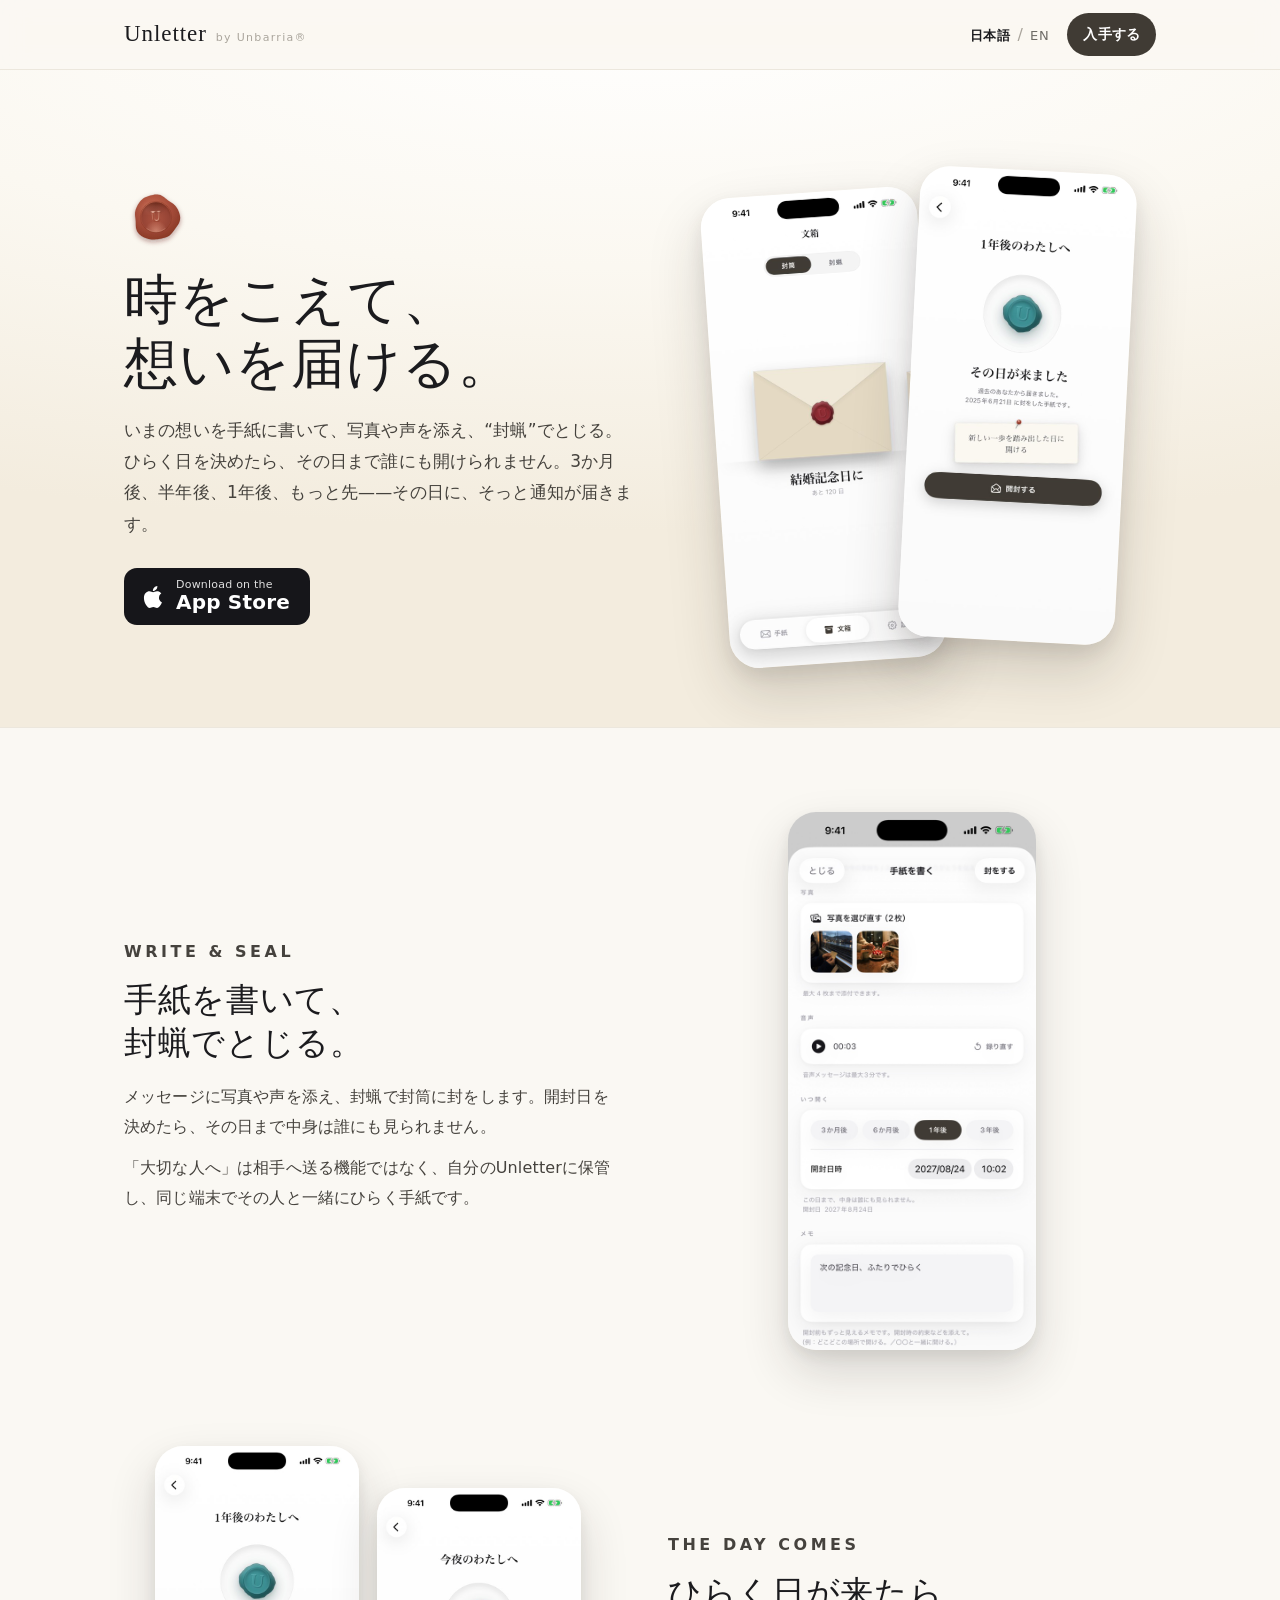
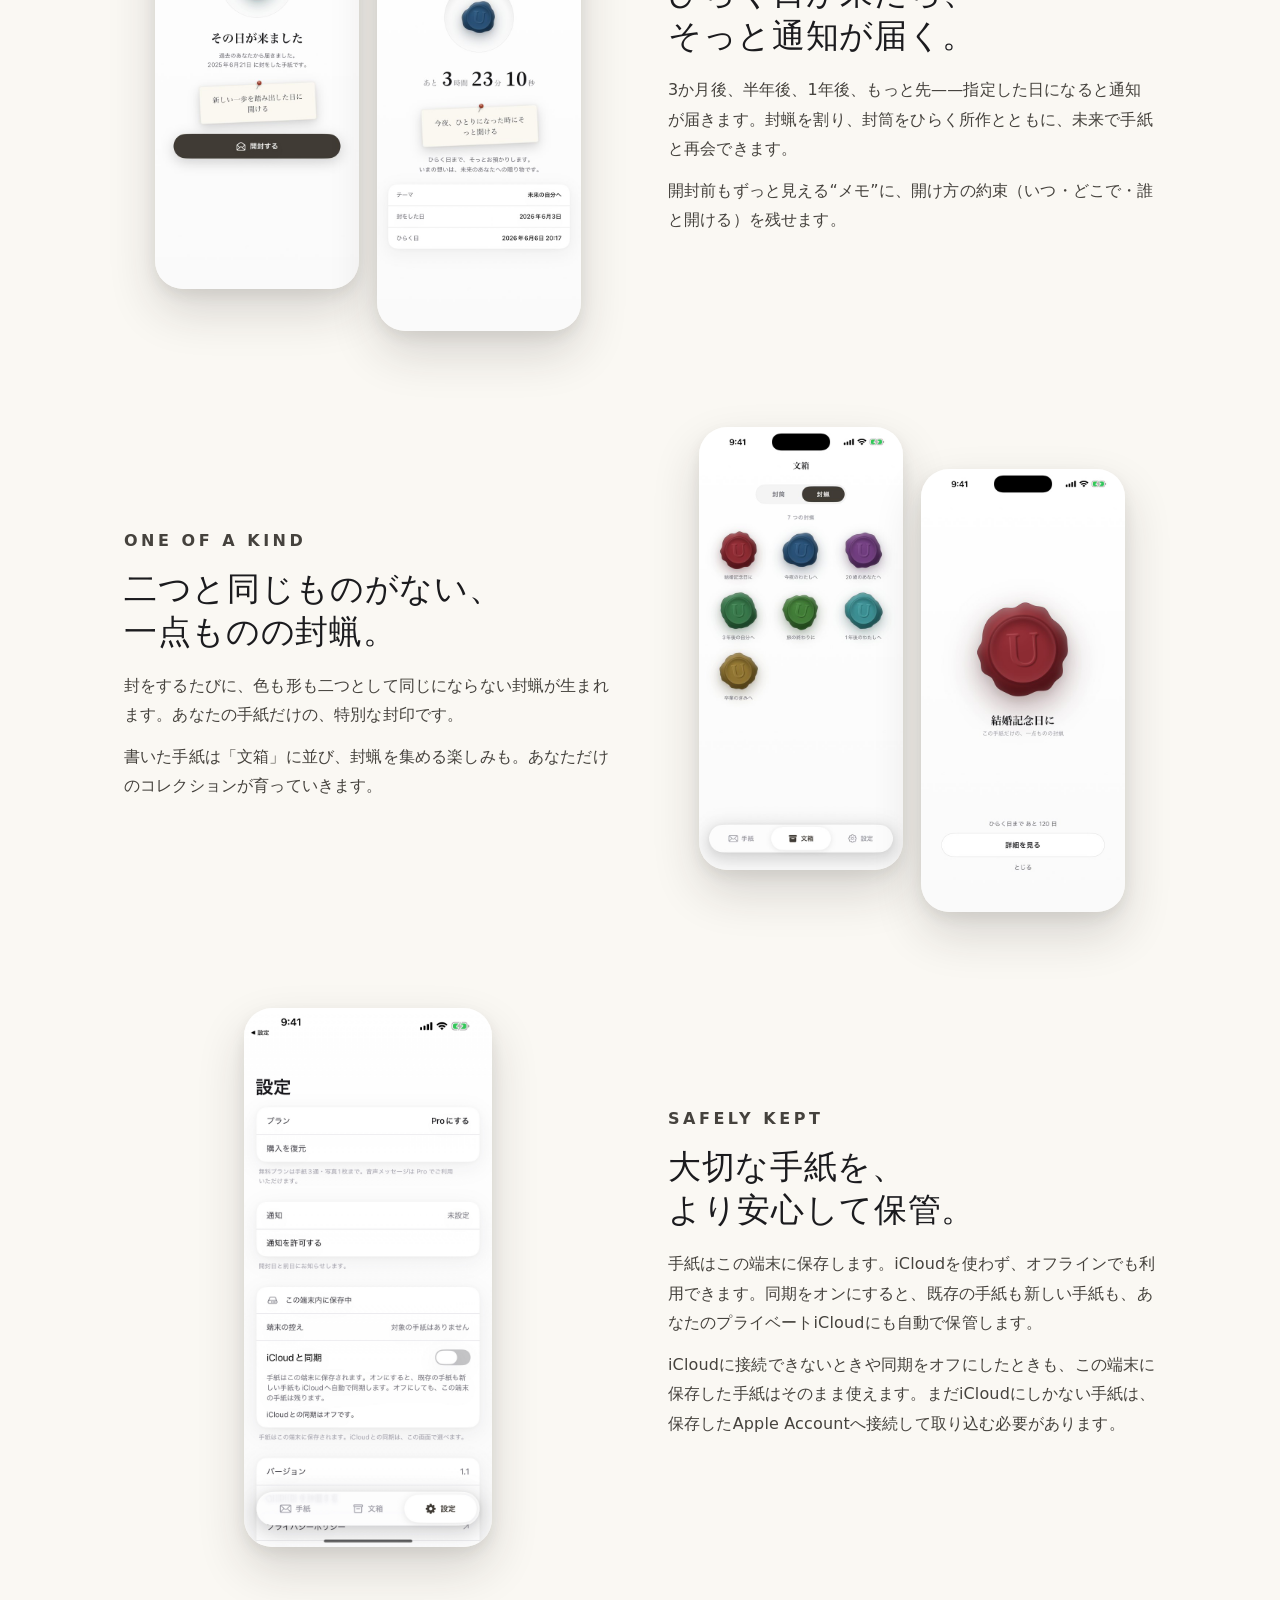
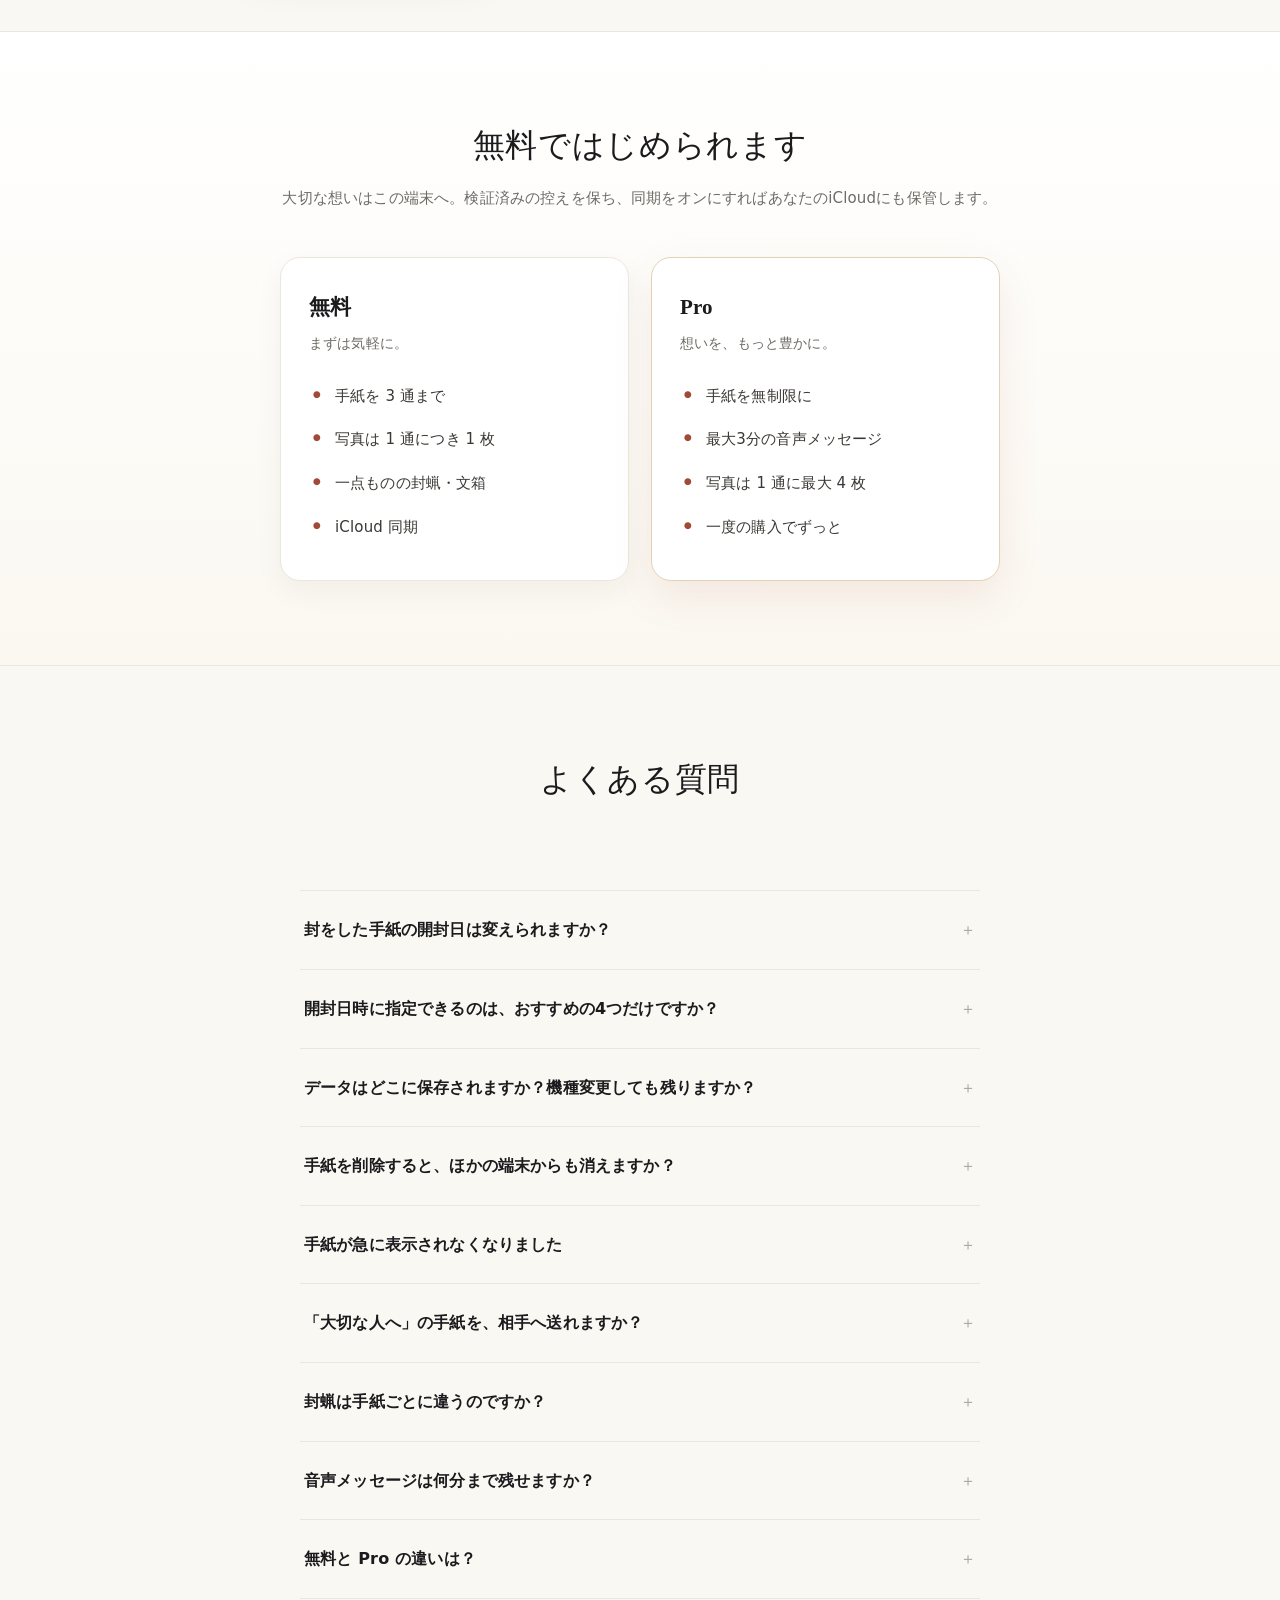
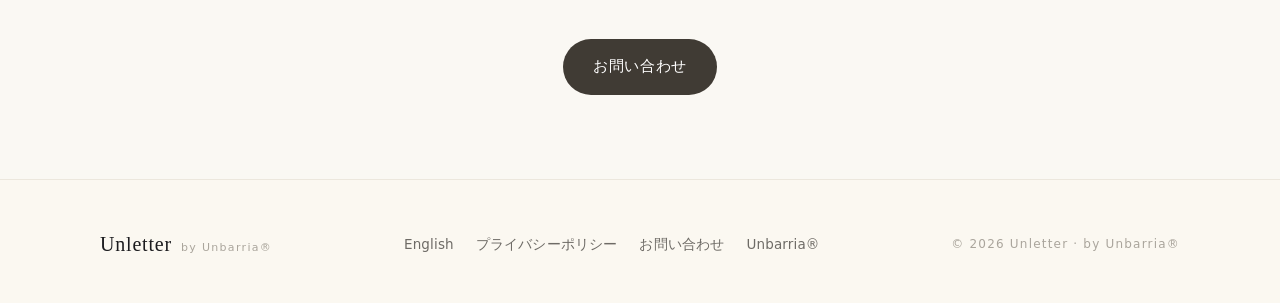
<file: index.html>
<!DOCTYPE html>
<html lang="ja">
<head>
<meta charset="UTF-8">
<meta name="viewport" content="width=device-width, initial-scale=1.0">
<title>Unletter — 時をこえて、想いを届ける</title>
<meta name="description" content="いまの想いに写真や声を添え、封蝋でとじて未来でひらく手紙アプリ。手紙と検証済みの控えを端末に保存。iCloud同期は任意です。">
<meta name="theme-color" content="#FBF8F1">
<link rel="canonical" href="https://unletter.unbarria.com/">
<link rel="alternate" hreflang="ja" href="https://unletter.unbarria.com/">
<link rel="alternate" hreflang="en" href="https://unletter.unbarria.com/index-en.html">
<link rel="alternate" hreflang="x-default" href="https://unletter.unbarria.com/">
<link rel="icon" href="seal.svg" type="image/svg+xml">
<link rel="icon" href="favicon-32.png" sizes="32x32">
<link rel="apple-touch-icon" href="apple-touch-icon.png">
<!-- Open Graph / SNSカード -->
<meta property="og:type" content="website">
<meta property="og:site_name" content="Unletter">
<meta property="og:title" content="Unletter — 時をこえて、想いを届ける">
<meta property="og:description" content="写真や声を添えて未来でひらく手紙を端末に保存。検証済みの控えを保持し、任意でiCloud同期を利用できます。">
<meta property="og:url" content="https://unletter.unbarria.com/">
<meta property="og:image" content="https://unletter.unbarria.com/og.jpg">
<meta property="og:image:width" content="1200">
<meta property="og:image:height" content="630">
<meta property="og:locale" content="ja_JP">
<meta property="og:locale:alternate" content="en_US">
<meta name="twitter:card" content="summary_large_image">
<meta name="twitter:title" content="Unletter — 時をこえて、想いを届ける">
<meta name="twitter:description" content="封蝋でとじる未来への手紙を端末に保存。検証済みの控えと、任意のiCloud同期。">
<meta name="twitter:image" content="https://unletter.unbarria.com/og.jpg">
<script type="application/ld+json">
{"@context":"https://schema.org","@type":"MobileApplication","name":"Unletter","operatingSystem":"iOS","applicationCategory":"LifestyleApplication","description":"写真や声を添えて封蝋でとじ、未来でひらく手紙を大切に保管するアプリ。","inLanguage":["ja","en"],"offers":{"@type":"Offer","price":"0","priceCurrency":"JPY"},"url":"https://unletter.unbarria.com/","publisher":{"@type":"Organization","name":"Unbarria","url":"https://unbarria.com"}}
</script>
<link rel="stylesheet" href="styles.css">
</head>
<body>

<header class="nav">
  <div class="nav-in">
    <a class="brand" href="index.html">
      <span class="name">Unletter</span>
      <span class="by">by Unbarria®</span>
    </a>
    <div class="nav-right">
      <span class="lang"><a class="active">日本語</a><span>/</span><a href="index-en.html">EN</a></span>
      <a class="nav-cta" href="https://apps.apple.com/app/id6777921284">入手する</a>
    </div>
  </div>
</header>

<!-- hero -->
<div class="hero">
  <div class="hero-in">
    <div>
      <img class="seal-mini" src="seal.svg" alt="Unletter の封蝋" width="64" height="64">
      <h1>時をこえて、<br>想いを届ける。</h1>
      <p class="lede">いまの想いを手紙に書いて、写真や声を添え、“封蝋”でとじる。ひらく日を決めたら、その日まで誰にも開けられません。3か月後、半年後、1年後、もっと先——その日に、そっと通知が届きます。</p>
      <div id="download">
        <a class="appstore" href="https://apps.apple.com/app/id6777921284" aria-label="App Store">
          <svg viewBox="0 0 24 24" aria-hidden="true"><path d="M16.365 1.43c0 1.14-.493 2.27-1.177 3.08-.744.9-1.99 1.57-2.987 1.57-.12 0-.23-.02-.3-.03-.01-.06-.04-.22-.04-.39 0-1.15.572-2.27 1.206-2.98.804-.94 2.142-1.64 3.248-1.68.03.13.05.28.05.43zm4.565 15.71c-.03.07-.463 1.58-1.518 3.12-.945 1.34-1.94 2.71-3.43 2.71-1.517 0-1.9-.88-3.63-.88-1.698 0-2.302.91-3.67.91-1.377 0-2.332-1.26-3.428-2.8-1.287-1.82-2.323-4.63-2.323-7.28 0-4.28 2.797-6.55 5.552-6.55 1.448 0 2.675.95 3.6.95.865 0 2.222-1.01 3.902-1.01.613 0 2.886.06 4.374 2.19-.13.09-2.383 1.37-2.383 4.19 0 3.26 2.854 4.42 2.955 4.45z"/></svg>
          <span class="t"><small>Download on the</small><strong>App Store</strong></span>
        </a>
      </div>
    </div>
    <div class="hero-art">
      <img class="p1" src="img/ja/05_bunbako_shelf.jpg" alt="封筒コレクション">
      <img class="p2" src="img/ja/03_openable.jpg" alt="その日が来ました">
    </div>
  </div>
</div>

<!-- features -->
<div class="wrap">
  <section>
    <div class="feat">
      <div class="ftext">
        <p class="eyebrow">Write & Seal</p>
        <h2>手紙を書いて、<br>封蝋でとじる。</h2>
        <p>メッセージに写真や声を添え、封蝋で封筒に封をします。開封日を決めたら、その日まで中身は誰にも見られません。</p>
        <p>「大切な人へ」は相手へ送る機能ではなく、自分のUnletterに保管し、同じ端末でその人と一緒にひらく手紙です。</p>
      </div>
      <div class="fimg"><img src="img/ja/07_create.jpg" alt="手紙を書く画面"></div>
    </div>

    <div class="feat rev">
      <div class="ftext">
        <p class="eyebrow">The Day Comes</p>
        <h2>ひらく日が来たら、<br>そっと通知が届く。</h2>
        <p>3か月後、半年後、1年後、もっと先——指定した日になると通知が届きます。封蝋を割り、封筒をひらく所作とともに、未来で手紙と再会できます。</p>
        <p>開封前もずっと見える“メモ”に、開け方の約束（いつ・どこで・誰と開ける）を残せます。</p>
      </div>
      <div class="fimg two"><img src="img/ja/03_openable.jpg" alt="その日が来ました"><img src="img/ja/02_locked_memo.jpg" alt="ピン留めのメモ"></div>
    </div>

    <div class="feat">
      <div class="ftext">
        <p class="eyebrow">One of a Kind</p>
        <h2>二つと同じものがない、<br>一点ものの封蝋。</h2>
        <p>封をするたびに、色も形も二つとして同じにならない封蝋が生まれます。あなたの手紙だけの、特別な封印です。</p>
        <p>書いた手紙は「文箱」に並び、封蝋を集める楽しみも。あなただけのコレクションが育っていきます。</p>
      </div>
      <div class="fimg two"><img src="img/ja/06_bunbako_album.jpg" alt="封蝋帖"><img src="img/ja/seal_closeup.jpg" alt="封蝋の拡大"></div>
    </div>

    <div class="feat rev">
      <div class="ftext">
        <p class="eyebrow">Safely Kept</p>
        <h2>大切な手紙を、<br>より安心して保管。</h2>
        <p>手紙はこの端末に保存します。iCloudを使わず、オフラインでも利用できます。同期をオンにすると、既存の手紙も新しい手紙も、あなたのプライベートiCloudにも自動で保管します。</p>
        <p>iCloudに接続できないときや同期をオフにしたときも、この端末に保存した手紙はそのまま使えます。まだiCloudにしかない手紙は、保存したApple Accountへ接続して取り込む必要があります。</p>
      </div>
      <div class="fimg"><img src="img/ja/10_storage_status.jpg" alt="iCloud同期と端末の検証済み控えを確認できる設定画面"></div>
    </div>
  </section>
</div>

<!-- pricing -->
<div class="band">
  <section>
    <div class="wrap">
      <h2 class="sec">無料ではじめられます</h2>
      <p class="sec-sub">大切な想いはこの端末へ。検証済みの控えを保ち、同期をオンにすればあなたのiCloudにも保管します。</p>
      <div class="price-grid">
        <div class="card">
          <h3>無料</h3>
          <p class="p">まずは気軽に。</p>
          <ul>
            <li>手紙を 3 通まで</li>
            <li>写真は 1 通につき 1 枚</li>
            <li>一点ものの封蝋・文箱</li>
            <li>iCloud 同期</li>
          </ul>
        </div>
        <div class="card pro">
          <h3>Pro</h3>
          <p class="p">想いを、もっと豊かに。</p>
          <ul>
            <li>手紙を無制限に</li>
            <li>最大3分の音声メッセージ</li>
            <li>写真は 1 通に最大 4 枚</li>
            <li>一度の購入でずっと</li>
          </ul>
        </div>
      </div>
    </div>
  </section>
</div>

<!-- faq -->
<section>
  <div class="wrap">
    <h2 class="sec">よくある質問</h2>
    <p class="sec-sub">&nbsp;</p>
    <div class="faq">
      <details><summary>封をした手紙の開封日は変えられますか？</summary><div class="a">手紙は封をしたあと、開封日まで中身を見られない設計です。封をする前であれば自由に書き直せます。</div></details>
      <details><summary>開封日時に指定できるのは、おすすめの4つだけですか？</summary><div class="a">いいえ。3か月後・6か月後・1年後・3年後はワンタップで選べるおすすめです。それ以外にも、今日の夜、来週、20年後など、未来の日時を分単位で自由に設定できます。</div></details>
      <details><summary>データはどこに保存されますか？機種変更しても残りますか？</summary><div class="a">手紙はこの端末に保存し、内容の整合性を確認できる控えも保持します。同期をオンにすると、既存・新規の全手紙をあなたのプライベートiCloudにも自動で保管し、同じApple Accountで同期します。同期をオフにしても取得済みの手紙は残り、オフラインで使えます。機種変更後は同じAccountで同期をオンにし、iCloudに保存済みの手紙を取得してください。端末だけに保存した未同期の手紙はiCloudから復元できません。アプリを削除すると端末内の手紙・控え・更新前退避は失われます。開発元が手紙の内容へアクセスすることはありません。</div></details>
      <details><summary>手紙を削除すると、ほかの端末からも消えますか？</summary><div class="a">削除した手紙と添付はこの端末から消えます。同期がオンで接続できたときに、同じApple AccountのiCloudと同期中のV1.1端末にも削除を反映します。オフライン中の削除は端末に記録し、同期をオンにして接続できたときに反映します。iCloudへ届く前にアプリを削除すると、未送信の削除記録は失われます。</div></details>
      <details><summary>手紙が急に表示されなくなりました</summary><div class="a">V1.1では、この端末に取得・保存した手紙は、同期オフや通信切断でも使えます。V1でiCloudにしか残っていなかった手紙は、保存したApple AccountのiCloudへ接続し、取得・検証・端末保存する必要があります。設定で取り込みの状態を確認してください。取得済みの手紙も表示されない場合は、アプリやiCloudデータを削除せず、下のお問い合わせからご連絡ください。</div></details>
      <details><summary>「大切な人へ」の手紙を、相手へ送れますか？</summary><div class="a">相手の端末へ送ることはできません。「大切な人へ」は、自分のUnletterに手紙を保管し、選んだ日に同じ端末でその人と一緒にひらくための機能です。</div></details>
      <details><summary>封蝋は手紙ごとに違うのですか？</summary><div class="a">はい。封をするたびに、色も形も二つとして同じにならない封蝋が生まれます。</div></details>
      <details><summary>音声メッセージは何分まで残せますか？</summary><div class="a">Proでは、新しく録音する音声メッセージを最大3分まで残せます。以前のバージョンですでに保存した3分を超える音声は、短くしたり削除したりせず、そのまま保護します。</div></details>
      <details><summary>無料と Pro の違いは？</summary><div class="a">無料プランは手紙を3通まで、写真は1通につき1枚まで作れます。Proにすると、手紙が無制限になり、新しく最大3分の音声メッセージを録音でき、写真を1通に最大4枚まで添付できます。一度の購入でずっとお使いいただけます。</div></details>
    </div>
    <div class="center" style="margin-top:40px;">
      <a class="btn" href="mailto:unletter@unbarria.com">お問い合わせ</a>
    </div>
  </div>
</section>

<footer>
  <div class="foot-in">
    <div class="brand"><span class="name serif" style="font-size:20px;">Unletter</span><span class="by">by Unbarria®</span></div>
    <div class="foot-links">
      <a href="index-en.html">English</a>
      <a href="privacy.html">プライバシーポリシー</a>
      <a href="mailto:unletter@unbarria.com">お問い合わせ</a>
      <a href="https://unbarria.com">Unbarria®</a>
    </div>
    <div class="copy">© 2026 Unletter · by Unbarria®</div>
  </div>
</footer>

</body>
</html>
</file>
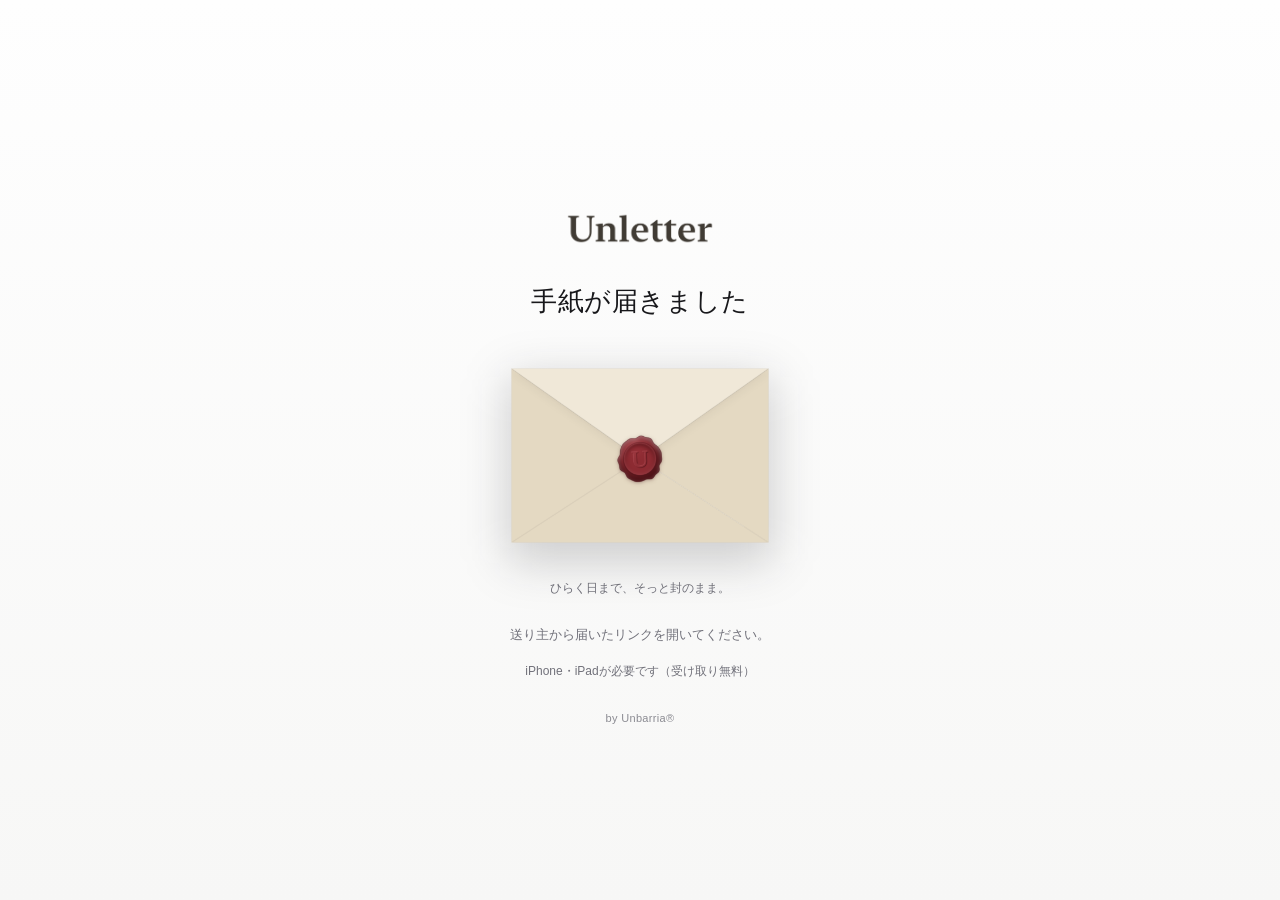
<file: l/index.html>
<!doctype html>
<html lang="ja"><head>
<meta charset="utf-8"><meta name="viewport" content="width=device-width, initial-scale=1, viewport-fit=cover">
<meta name="color-scheme" content="light"><meta name="referrer" content="no-referrer"><meta name="robots" content="noindex,nofollow">
<meta http-equiv="Content-Security-Policy" content="default-src 'none'; img-src 'self' https://unletter.unbarria.com; style-src 'unsafe-inline'; script-src 'sha256-HCoUFOEEfg9Tcjv6TqTUS8nEmvHtLRkP9JlrcWpMPMY='; base-uri 'none'; form-action 'none'">
<title>手紙が届いています — Unletter</title>
<meta name="description" content="あなた宛ての手紙が届いています。Unletterで、ひらく日までそっと封のまま。">
<meta name="theme-color" content="#FAFAFA">
<meta property="og:site_name" content="Unletter"><meta property="og:type" content="website">
<meta property="og:title" content="手紙が届いています — Unletter">
<meta property="og:description" content="あなた宛ての手紙が届いています。Unletterで、ひらく日までそっと封のまま。">
<meta property="og:image" content="https://unletter.unbarria.com/l/link-preview.png">
<meta property="og:image:width" content="1200"><meta property="og:image:height" content="630">
<meta property="og:image:alt" content="Unletterの封蝋で閉じられた封筒">
<meta name="twitter:card" content="summary_large_image">
<meta name="twitter:image" content="https://unletter.unbarria.com/l/link-preview.png">
<style>
:root{color-scheme:light;--ink:#18181b;--soft:#71717a;--faint:#8b8b92;--serif:"Hiragino Mincho ProN","Yu Mincho",Georgia,serif}
*{box-sizing:border-box}html,body{margin:0;min-height:100%}
body{background:linear-gradient(180deg,#fefefe,#f7f7f6) fixed;color:var(--ink);font:14px/1.8 -apple-system,BlinkMacSystemFont,"Hiragino Kaku Gothic ProN",sans-serif;-webkit-font-smoothing:antialiased}
main{width:min(100%,420px);min-height:100svh;display:flex;flex-direction:column;justify-content:center;margin:auto;padding:32px 26px calc(24px + env(safe-area-inset-bottom));text-align:center}
p,h1,h2{margin:0}a{color:inherit}button,a,input,textarea{touch-action:manipulation}button,a{-webkit-tap-highlight-color:transparent}
[hidden]{display:none!important}.wordmark{margin-bottom:34px;line-height:0}.brand-logo{display:block;width:148px;height:auto;margin:0 auto}.brand-environment{display:block;font:11px/1.5 -apple-system,BlinkMacSystemFont,sans-serif;color:var(--soft);margin-top:8px}
h1{font:500 26px/1.5 var(--serif);letter-spacing:.025em}
.address{display:flex;flex-wrap:wrap;justify-content:center;gap:10px 20px;margin-top:16px;color:var(--soft)}
.address-person{display:flex;align-items:baseline;justify-content:center;gap:7px;max-width:100%;min-width:0}
.tag{flex:none;font:11px/1.5 -apple-system,BlinkMacSystemFont,sans-serif;background:#f0f0f2;border-radius:5px;padding:2px 6px}
.name{font:16px/1.6 var(--serif);overflow-wrap:anywhere;min-width:0}
.env-wrap{position:relative;width:min(262px,88%);margin:30px auto 24px}
.env-wrap:before{content:"";position:absolute;inset:0;background:rgba(24,24,27,.19);border-radius:12px;transform:translateY(15px) scale(.95);filter:blur(24px)}
.envelope{position:relative;display:block;width:100%;height:auto}
.open{font-size:12px;color:var(--soft);line-height:1.8;margin:0 auto;max-width:320px}
.receive{display:flex;align-items:center;justify-content:center;min-height:54px;padding:10px 20px;margin:24px auto 0;border-radius:28px;background:#403b33;color:#fff;text-decoration:none;font-weight:600;font-size:16px;box-shadow:0 10px 24px rgba(41,35,27,.13)}
.receive:active{transform:translateY(1px);box-shadow:0 5px 14px rgba(41,35,27,.12)}
.device{font-size:12px;color:var(--soft);margin-top:14px}
details{margin-top:12px;color:var(--soft);font-size:12px}summary{cursor:pointer;list-style:none;display:inline-flex;align-items:center;gap:9px;min-height:44px}summary::-webkit-details-marker{display:none}summary:after{content:'+';font-size:16px}details[open] summary:after{content:'−'}
.help-content{margin-top:8px;padding:22px 18px;background:rgba(255,255,255,.75);border-radius:18px;box-shadow:0 6px 24px rgba(24,24,27,.04)}
.install,.help-subtitle{font:500 13px/1.8 -apple-system,BlinkMacSystemFont,sans-serif;color:var(--ink)}
.badge-link{display:inline-block;margin-top:14px;line-height:0}.badge{height:42px;width:auto}
.note{font-size:12px;color:var(--soft);margin:12px auto 0;max-width:285px}.help-subtitle{margin:24px 0 8px}
.copy{font:inherit;min-height:44px;border:0;background:transparent;color:var(--ink);text-decoration:underline;text-underline-offset:5px;cursor:pointer;padding:8px}
.notice{font-size:12px}textarea{width:100%;height:88px;font:12px/1.5 monospace;border:1px solid #d4d4d8;border-radius:8px;padding:8px;background:#fff;color:var(--ink)}
.invalid{color:var(--soft);font-size:13px;margin-top:24px}.footer{font:11px/1.5 -apple-system,BlinkMacSystemFont,sans-serif;color:var(--faint);margin-top:28px;letter-spacing:.03em}
:focus-visible{outline:2px solid #39747b;outline-offset:5px}
@media(max-height:680px) and (max-width:699px){main{padding-top:24px}.wordmark{margin-bottom:22px}.env-wrap{width:220px;margin:24px auto 20px}}
@media(min-height:900px){main{padding-top:54px}.wordmark{margin-bottom:38px}.env-wrap{margin-top:36px}}
@media(min-width:700px){main{padding-top:64px}.env-wrap{width:280px}}
</style></head><body><main>
<div class="wordmark"><img class="brand-logo" src="/l/wordmark.png" width="660" height="139" alt="Unletter"></div>
<section id="missing" hidden><h1>ページが見つかりません</h1><p class="note"><a href="/">Unletterのホームへ</a></p></section>
<section id="letter">
<h1 id="title">手紙が届きました</h1>
<div class="address" id="address" hidden>
<p class="address-person"><span class="tag" lang="en">from</span><span class="name" id="sender" hidden></span></p>
<p class="address-person"><span class="tag" lang="en">to</span><span class="name" id="recipient" hidden></span></p>
</div>
<div class="env-wrap"><img class="envelope" id="envelope" src="/l/envelope.png" width="988" height="692" alt="封蝋で閉じられた封筒"></div>
<p class="open" id="open">ひらく日まで、そっと封のまま。</p>
<a class="receive" id="receive" hidden>Unletterで受け取る</a>
<p class="invalid" id="invalid">送り主から届いたリンクを開いてください。</p>
<p class="device" id="device">iPhone・iPadが必要です（受け取り無料）</p>
<details id="help-details" hidden><summary id="help-title">受け取り方を見る</summary><div class="help-content">
<h2 class="install" id="install">Unletterをお持ちでない方へ</h2>

<a class="badge-link" id="store" href="https://apps.apple.com/app/id6777921284" rel="noreferrer" aria-label="App StoreでUnletterを入手"><img class="badge" id="badge" src="/l/appstore-badge-ja.svg" alt="App Storeからダウンロード"></a>
<p class="note" id="note">インストール・更新後、このリンクをもう一度開いてください。</p>
<h2 class="help-subtitle" id="help-subtitle">アプリが開かないときは</h2>
<p id="help">LINEなどのアプリ内で開いている場合は、メニューからSafariで開いてください。</p>
<button class="copy" id="copy" type="button">手紙のリンクをコピー</button><p class="notice" id="notice" role="status" aria-live="polite"></p>
<textarea id="manual-link" readonly hidden aria-label="手紙のリンク" spellcheck="false"></textarea></div></details>
<noscript><p class="note">手紙の情報を表示するにはJavaScriptを有効にしてください。</p></noscript>
</section><p class="footer">by Unbarria®</p>
</main><script>(function () {
  const get = id => document.getElementById(id)
  // Safari may reuse this document for another /l/r/#... invitation.
  // Retire the old actions before reloading and validating the new fragment.
  window.addEventListener('hashchange', function () {
    get('letter').hidden = true
    get('receive').hidden = true
    get('receive').removeAttribute('href')
    location.reload()
  })
  const en = !/^ja\b/i.test(navigator.language || 'ja')
  const idPattern = /^[0-9a-f]{8}(?:-[0-9a-f]{4}){3}-[0-9a-f]{12}$/
  const publicHost = 'unletter.unbarria.com'
  const relayHost = 'unletter-relay-production.yusuke-yoshida.workers.dev'
  const webLanding = location.hostname === relayHost && location.pathname === '/receive/'
  const sharedPage = webLanding || location.pathname === '/l/r/' || location.pathname === '/l/'
  const oldID = location.pathname.slice(3)
  if (location.search || (!sharedPage && !(location.pathname.startsWith('/l/') && idPattern.test(oldID)))) return
  get('missing').hidden = true
  get('letter').hidden = false
  document.documentElement.lang = en ? 'en' : 'ja'
  if (en) {
    get('title').textContent = 'A letter for you'
    get('receive').textContent = 'Receive in Unletter'
    get('open').textContent = 'Kept sealed until the day it opens.'
    get('install').textContent = 'Don’t have Unletter yet?'
    get('device').textContent = 'Requires iPhone or iPad · Free to receive'
    get('note').textContent = 'After installing or updating, open this link again.'
    get('help-title').textContent = 'How to receive your letter'
    get('help-subtitle').textContent = 'If the app doesn’t open'
    get('help').textContent = 'In LINE or another app’s browser, use its menu to open this page in Safari.'
    get('copy').textContent = 'Copy letter link'
    get('invalid').textContent = 'Open the full link you received from the sender.'
    get('badge').src = get('badge').src.replace('badge-ja.svg', 'badge-en.svg')
    get('badge').alt = 'Download on the App Store'
    get('store').setAttribute('aria-label', 'Download Unletter on the App Store')
    get('envelope').alt = 'An envelope closed with a wax seal'
  }
  let fields, id, canonical
  try {
    fields = new Map()
    for (const field of location.hash.slice(1).split('&')) {
      const split = field.indexOf('=')
      if (split < 1 || fields.has(field.slice(0,split))) throw new Error()
      fields.set(field.slice(0,split),field.slice(split+1))
    }
    id = sharedPage ? fields.get('id') : oldID
    if (!idPattern.test(id || '') || (!sharedPage && fields.has('id'))) throw new Error()
    if (sharedPage) fields.delete('id')
    const allowed = ['v','t','k','from','to','cover']
    if ([...fields.keys()].some(k => !allowed.includes(k)) || fields.get('v') !== '1') throw new Error()
    if (!['t','k'].every(k => /^[A-Za-z0-9_-]{42}[AEIMQUYcgkosw048]$/.test(fields.get(k) || '')) || fields.get('t') === fields.get('k')) throw new Error()
    function name(key) {
      const encoded = fields.get(key)
      if (typeof encoded !== 'string' || encoded.length > 960) throw new Error()
      const value = decodeURIComponent(encoded).trim()
      if (!value || [...value].length > 80 || new TextEncoder().encode(value).length > 320 || /[\u0000-\u001f\u007f-\u009f\u2028\u2029]/u.test(value)) throw new Error()
      return value
    }
    let sender, recipient
    if (fields.has('from') || fields.has('to')) { sender = name('from'); recipient = name('to') }
    let openDate
    if (fields.has('cover')) {
      const encoded = fields.get('cover')
      if (encoded.length > 6000 || !/^[A-Za-z0-9_-]+$/.test(encoded)) throw new Error()
      const bytes = Uint8Array.from(atob(encoded.replace(/-/g,'+').replace(/_/g,'/') + '='.repeat((4-encoded.length%4)%4)), c => c.charCodeAt(0))
      const cover = JSON.parse(new TextDecoder('utf-8',{fatal:true}).decode(bytes))
      if (typeof cover.openAt !== 'string' || !/^\d{4}-\d{2}-\d{2}T\d{2}:\d{2}:\d{2}(?:\.\d+)?Z$/.test(cover.openAt) ||
          !idPattern.test(cover.sealSeed?.toLowerCase() || '') ||
          (cover.memo != null && (typeof cover.memo !== 'string' || new TextEncoder().encode(cover.memo).length > 2048))) throw new Error()
      openDate = new Date(cover.openAt)
      if (!Number.isFinite(openDate.getTime())) throw new Error()
    }
    const host = location.hostname === 'unletter-relay-staging.yusuke-yoshida.workers.dev' ? location.hostname : publicHost
    const fragment = [...fields].map(([k,v]) => k + '=' + v).join('&')
    canonical = 'https://' + host + '/l/' + id + '#' + fragment
    // Once Safari is displaying the invitation, put its button on a web-only
    // path on the other origin. Its tap then targets the original app domain.
    if (location.hostname === publicHost) {
      location.replace('https://' + relayHost + '/receive/#id=' + id + '&' + fragment)
      return
    }
    get('receive').href = webLanding ? 'https://' + publicHost + '/l/r/#id=' + id + '&' + fragment : canonical
    get('receive').hidden = false
    get('help-details').hidden = false
    get('invalid').hidden = true
    if (sender) {
      get('sender').textContent = sender
      get('recipient').textContent = recipient
      get('address').hidden = false
      get('sender').hidden = false
      get('recipient').hidden = false
    }
    if (openDate) {
      const date = new Intl.DateTimeFormat(en ? 'en' : 'ja', {year:'numeric',month:'long',day:'numeric'}).format(openDate)
      get('open').textContent = (en ? 'Opens ' : 'ひらく日　') + date
    }
  } catch (_) { return }
  if (webLanding) {
    // If Safari handled the app link itself, show installation and copy help.
    // Keep only the transfer ID in this tab, never the key or invitation token.
    const attempt = 'unletter.openAttempt'
    try {
      if (sessionStorage.getItem(attempt) === id) get('help-details').open = true
      sessionStorage.removeItem(attempt)
    } catch (_) {}
    get('receive').addEventListener('click', function () {
      try { sessionStorage.setItem(attempt, id) } catch (_) {}
    })
  }
  get('copy').addEventListener('click', async function () {
    try {
      // The canonical form also works with the first delivery-enabled builds.
      await navigator.clipboard.writeText(canonical)
      get('notice').textContent = en ? 'Link copied.' : 'リンクをコピーしました。'
    } catch (_) {
      get('manual-link').value = canonical
      get('manual-link').hidden = false
      get('manual-link').focus()
      get('manual-link').select()
      get('notice').textContent = en ? 'Select and copy the link below.' : '下のリンクを選択してコピーしてください。'
    }
  })
})();</script></body></html>
</file>
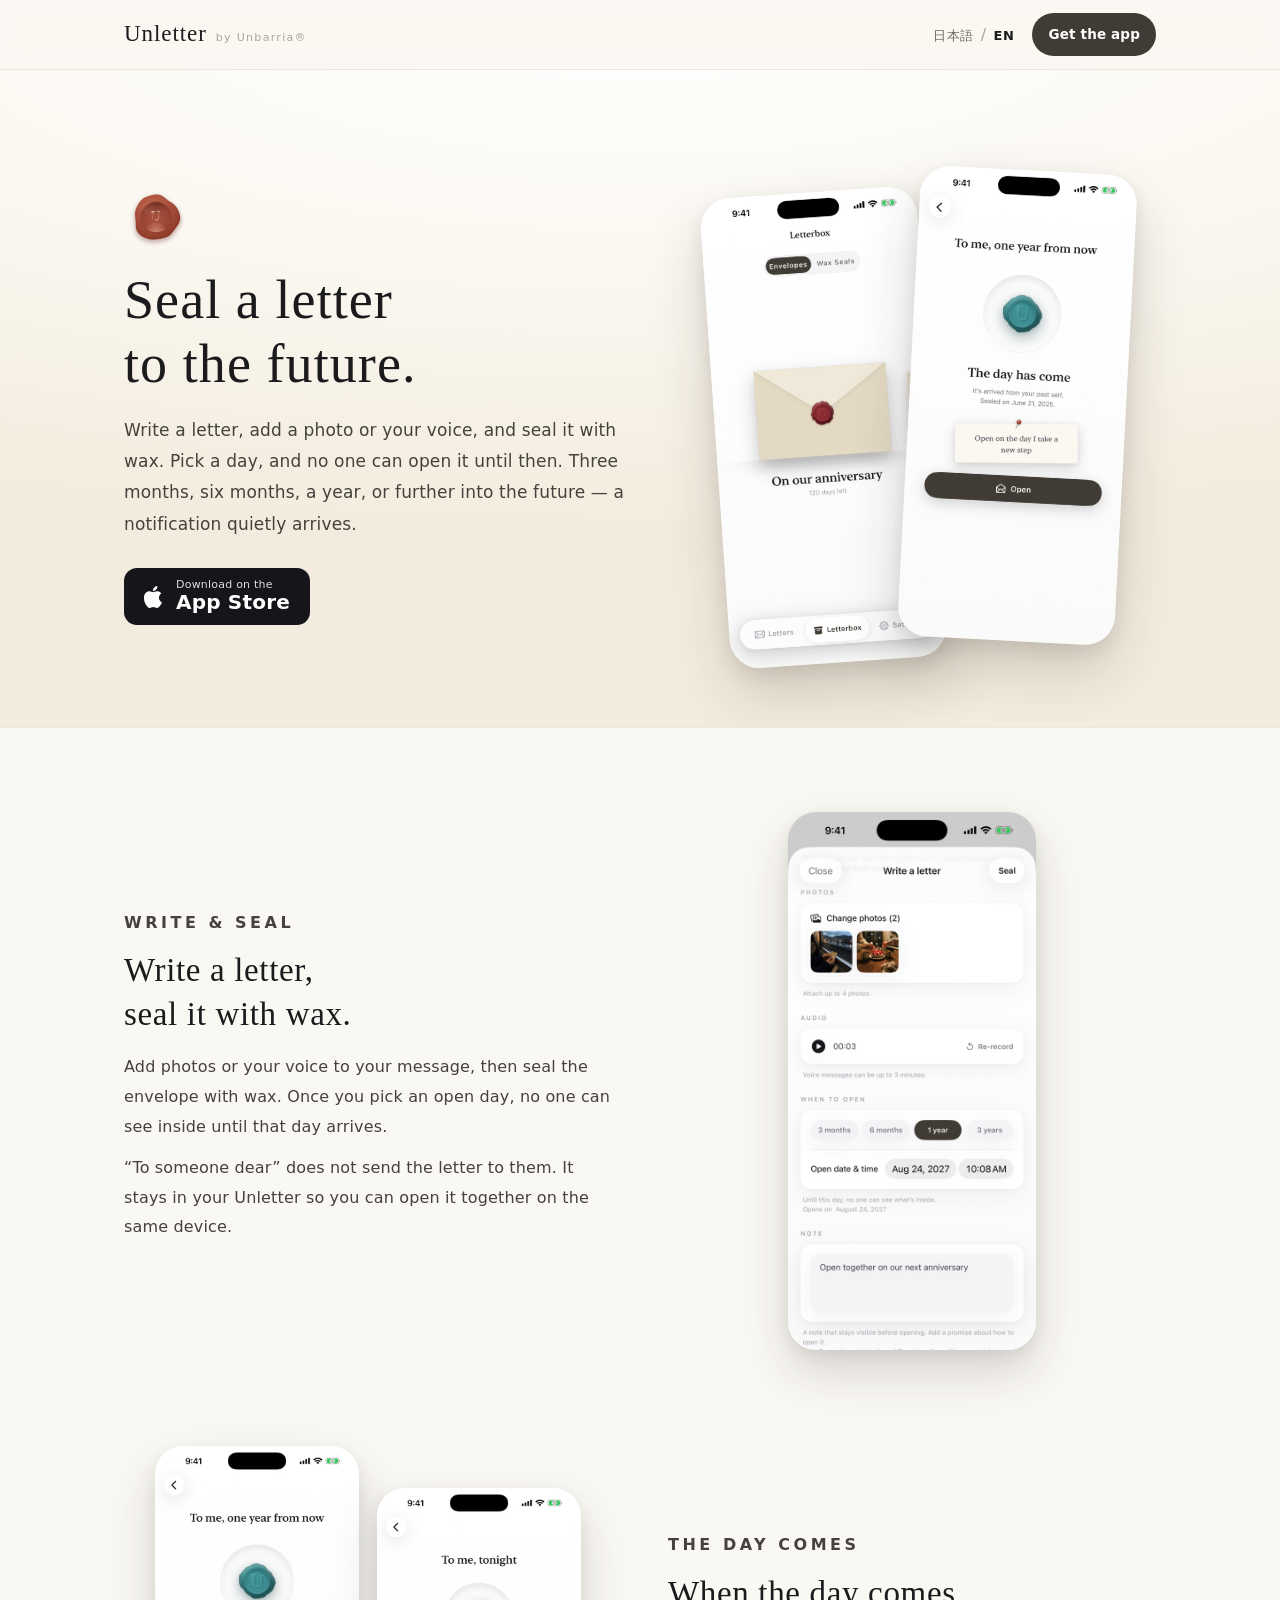
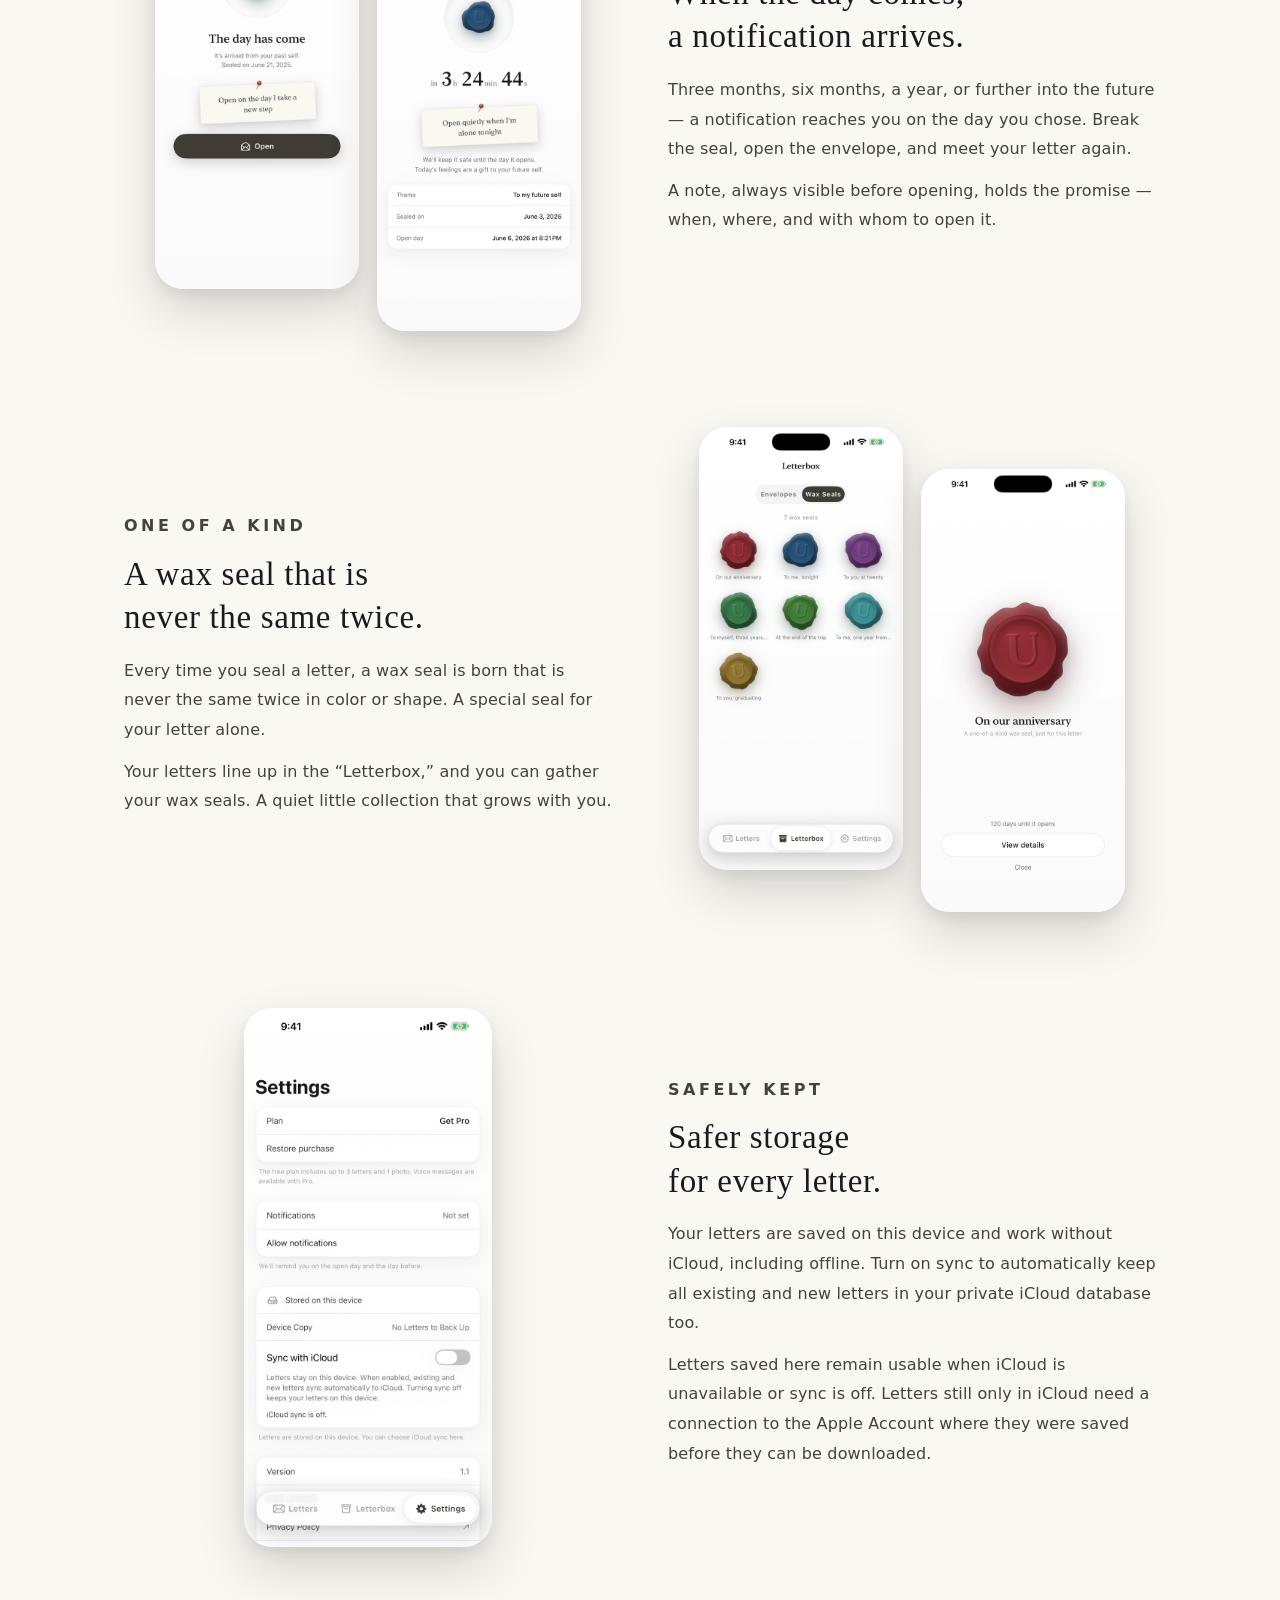
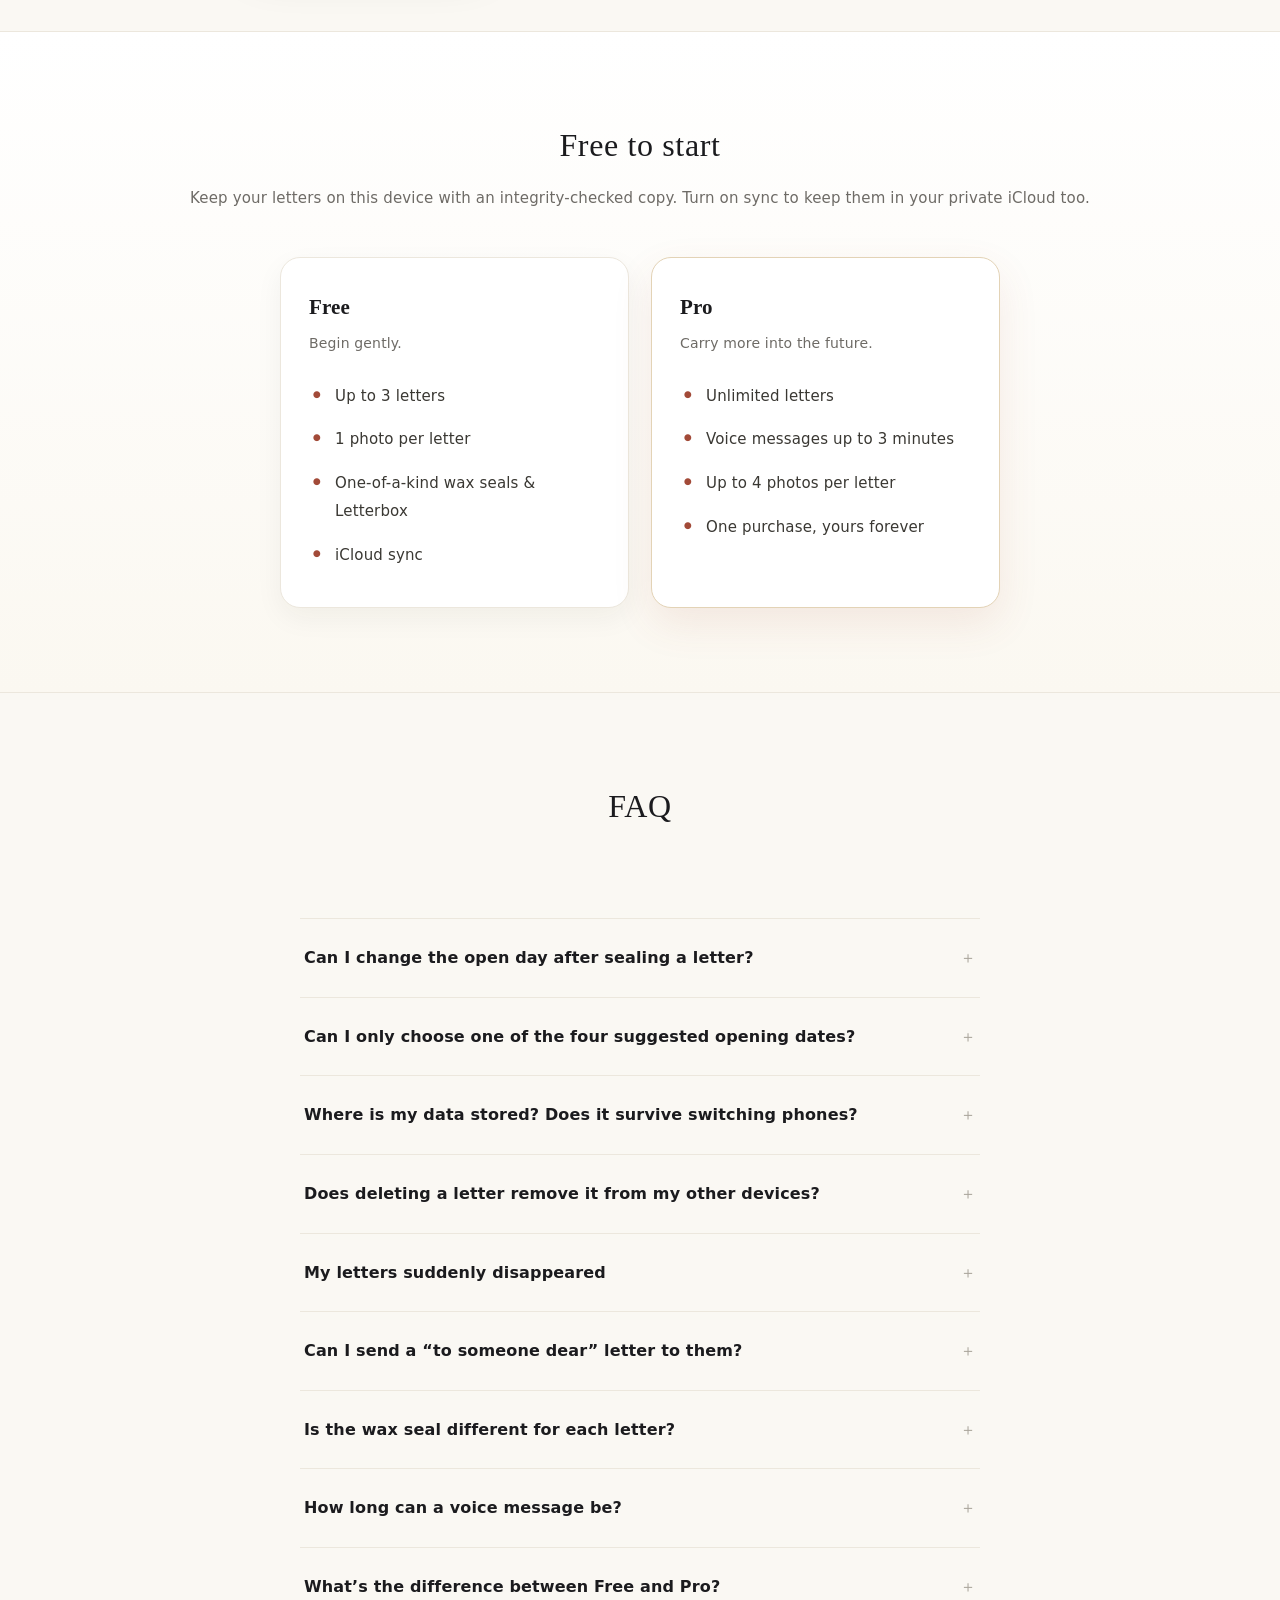
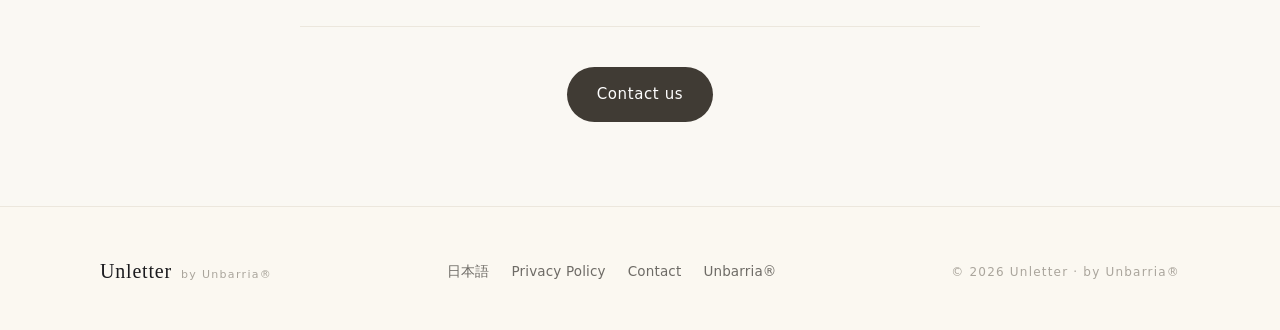
<file: index-en.html>
<!DOCTYPE html>
<html lang="en">
<head>
<meta charset="UTF-8">
<meta name="viewport" content="width=device-width, initial-scale=1.0">
<title>Unletter — Seal a letter to the future</title>
<meta name="description" content="Add photos or your voice, seal a letter with wax, and open it in the future. Saved on this device with an integrity-checked copy and optional iCloud sync.">
<meta name="theme-color" content="#FBF8F1">
<link rel="canonical" href="https://unletter.unbarria.com/index-en.html">
<link rel="alternate" hreflang="ja" href="https://unletter.unbarria.com/">
<link rel="alternate" hreflang="en" href="https://unletter.unbarria.com/index-en.html">
<link rel="alternate" hreflang="x-default" href="https://unletter.unbarria.com/">
<link rel="icon" href="seal.svg" type="image/svg+xml">
<link rel="icon" href="favicon-32.png" sizes="32x32">
<link rel="apple-touch-icon" href="apple-touch-icon.png">
<!-- Open Graph / social card -->
<meta property="og:type" content="website">
<meta property="og:site_name" content="Unletter">
<meta property="og:title" content="Unletter — Seal a letter to the future">
<meta property="og:description" content="Seal a letter for the future, saved on this device with an integrity-checked copy and optional iCloud sync.">
<meta property="og:url" content="https://unletter.unbarria.com/index-en.html">
<meta property="og:image" content="https://unletter.unbarria.com/og.jpg">
<meta property="og:image:width" content="1200">
<meta property="og:image:height" content="630">
<meta property="og:locale" content="en_US">
<meta property="og:locale:alternate" content="ja_JP">
<meta name="twitter:card" content="summary_large_image">
<meta name="twitter:title" content="Unletter — Seal a letter to the future">
<meta name="twitter:description" content="Seal a letter for the future, saved on this device with an integrity-checked copy. iCloud sync is optional.">
<meta name="twitter:image" content="https://unletter.unbarria.com/og.jpg">
<script type="application/ld+json">
{"@context":"https://schema.org","@type":"MobileApplication","name":"Unletter","operatingSystem":"iOS","applicationCategory":"LifestyleApplication","description":"Add photos or your voice, seal a letter with wax, and keep it safe until you open it in the future.","inLanguage":["en","ja"],"offers":{"@type":"Offer","price":"0","priceCurrency":"USD"},"url":"https://unletter.unbarria.com/","publisher":{"@type":"Organization","name":"Unbarria","url":"https://unbarria.com"}}
</script>
<link rel="stylesheet" href="styles.css">
</head>
<body>

<header class="nav">
  <div class="nav-in">
    <a class="brand" href="index-en.html">
      <span class="name">Unletter</span>
      <span class="by">by Unbarria®</span>
    </a>
    <div class="nav-right">
      <span class="lang"><a href="index.html">日本語</a><span>/</span><a class="active">EN</a></span>
      <a class="nav-cta" href="https://apps.apple.com/app/id6777921284">Get the app</a>
    </div>
  </div>
</header>

<!-- hero -->
<div class="hero">
  <div class="hero-in">
    <div>
      <img class="seal-mini" src="seal.svg" alt="Unletter wax seal" width="64" height="64">
      <h1>Seal a letter<br>to the future.</h1>
      <p class="lede">Write a letter, add a photo or your voice, and seal it with wax. Pick a day, and no one can open it until then. Three months, six months, a year, or further into the future — a notification quietly arrives.</p>
      <div id="download">
        <a class="appstore" href="https://apps.apple.com/app/id6777921284" aria-label="App Store">
          <svg viewBox="0 0 24 24" aria-hidden="true"><path d="M16.365 1.43c0 1.14-.493 2.27-1.177 3.08-.744.9-1.99 1.57-2.987 1.57-.12 0-.23-.02-.3-.03-.01-.06-.04-.22-.04-.39 0-1.15.572-2.27 1.206-2.98.804-.94 2.142-1.64 3.248-1.68.03.13.05.28.05.43zm4.565 15.71c-.03.07-.463 1.58-1.518 3.12-.945 1.34-1.94 2.71-3.43 2.71-1.517 0-1.9-.88-3.63-.88-1.698 0-2.302.91-3.67.91-1.377 0-2.332-1.26-3.428-2.8-1.287-1.82-2.323-4.63-2.323-7.28 0-4.28 2.797-6.55 5.552-6.55 1.448 0 2.675.95 3.6.95.865 0 2.222-1.01 3.902-1.01.613 0 2.886.06 4.374 2.19-.13.09-2.383 1.37-2.383 4.19 0 3.26 2.854 4.42 2.955 4.45z"/></svg>
          <span class="t"><small>Download on the</small><strong>App Store</strong></span>
        </a>
      </div>
    </div>
    <div class="hero-art">
      <img class="p1" src="img/en/05_bunbako_shelf.jpg" alt="Envelope collection">
      <img class="p2" src="img/en/03_openable.jpg" alt="Its day has come">
    </div>
  </div>
</div>

<!-- features -->
<div class="wrap">
  <section>
    <div class="feat">
      <div class="ftext">
        <p class="eyebrow">Write &amp; Seal</p>
        <h2>Write a letter,<br>seal it with wax.</h2>
        <p>Add photos or your voice to your message, then seal the envelope with wax. Once you pick an open day, no one can see inside until that day arrives.</p>
        <p>“To someone dear” does not send the letter to them. It stays in your Unletter so you can open it together on the same device.</p>
      </div>
      <div class="fimg"><img src="img/en/07_create.jpg" alt="Write a letter"></div>
    </div>

    <div class="feat rev">
      <div class="ftext">
        <p class="eyebrow">The Day Comes</p>
        <h2>When the day comes,<br>a notification arrives.</h2>
        <p>Three months, six months, a year, or further into the future — a notification reaches you on the day you chose. Break the seal, open the envelope, and meet your letter again.</p>
        <p>A note, always visible before opening, holds the promise — when, where, and with whom to open it.</p>
      </div>
      <div class="fimg two"><img src="img/en/03_openable.jpg" alt="Its day has come"><img src="img/en/02_locked_memo.jpg" alt="A pinned note"></div>
    </div>

    <div class="feat">
      <div class="ftext">
        <p class="eyebrow">One of a Kind</p>
        <h2>A wax seal that is<br>never the same twice.</h2>
        <p>Every time you seal a letter, a wax seal is born that is never the same twice in color or shape. A special seal for your letter alone.</p>
        <p>Your letters line up in the “Letterbox,” and you can gather your wax seals. A quiet little collection that grows with you.</p>
      </div>
      <div class="fimg two"><img src="img/en/06_bunbako_album.jpg" alt="Seal collection"><img src="img/en/seal_closeup.jpg" alt="Wax seal close-up"></div>
    </div>

    <div class="feat rev">
      <div class="ftext">
        <p class="eyebrow">Safely Kept</p>
        <h2>Safer storage<br>for every letter.</h2>
        <p>Your letters are saved on this device and work without iCloud, including offline. Turn on sync to automatically keep all existing and new letters in your private iCloud database too.</p>
        <p>Letters saved here remain usable when iCloud is unavailable or sync is off. Letters still only in iCloud need a connection to the Apple Account where they were saved before they can be downloaded.</p>
      </div>
      <div class="fimg"><img src="img/en/10_storage_status.jpg" alt="Settings showing private iCloud sync and verified device copies"></div>
    </div>
  </section>
</div>

<!-- pricing -->
<div class="band">
  <section>
    <div class="wrap">
      <h2 class="sec">Free to start</h2>
      <p class="sec-sub">Keep your letters on this device with an integrity-checked copy. Turn on sync to keep them in your private iCloud too.</p>
      <div class="price-grid">
        <div class="card">
          <h3>Free</h3>
          <p class="p">Begin gently.</p>
          <ul>
            <li>Up to 3 letters</li>
            <li>1 photo per letter</li>
            <li>One-of-a-kind wax seals &amp; Letterbox</li>
            <li>iCloud sync</li>
          </ul>
        </div>
        <div class="card pro">
          <h3>Pro</h3>
          <p class="p">Carry more into the future.</p>
          <ul>
            <li>Unlimited letters</li>
            <li>Voice messages up to 3 minutes</li>
            <li>Up to 4 photos per letter</li>
            <li>One purchase, yours forever</li>
          </ul>
        </div>
      </div>
    </div>
  </section>
</div>

<!-- faq -->
<section>
  <div class="wrap">
    <h2 class="sec">FAQ</h2>
    <p class="sec-sub">&nbsp;</p>
    <div class="faq">
      <details><summary>Can I change the open day after sealing a letter?</summary><div class="a">Once a letter is sealed, its contents stay hidden until the open day. You can freely edit a letter any time before you seal it.</div></details>
      <details><summary>Can I only choose one of the four suggested opening dates?</summary><div class="a">No. Three months, six months, one year, and three years are one-tap suggestions. You can also choose any future date and time, down to the minute—tonight, next week, or 20 years from now.</div></details>
      <details><summary>Where is my data stored? Does it survive switching phones?</summary><div class="a">Letters are saved on this device with an integrity-checked copy. Turning on sync automatically saves all existing and new letters in your private iCloud database too and syncs with the same Apple Account. Downloaded letters stay here when sync is off and work offline. On a new phone, enable sync with the same account to download letters already saved in iCloud. Unsynced letters saved only on the old device cannot be recovered from iCloud. Deleting the app removes on-device letters, copies and pre-update archives. The developer cannot access your letters.</div></details>
      <details><summary>Does deleting a letter remove it from my other devices?</summary><div class="a">Deleting removes the letter and attachments from this device. When sync is on and connected, deletion also reaches the same Apple Account’s iCloud and syncing V1.1 devices. Offline deletions are recorded here and applied when sync is on and connected again. Uninstalling the app before deletion reaches iCloud loses the unsent deletion record.</div></details>
      <details><summary>My letters suddenly disappeared</summary><div class="a">In V1.1, letters already downloaded and saved here work when sync is off or the network is unavailable. V1 letters still only in iCloud require access to the Apple Account where they were saved, then download, verification and on-device saving. Check the recovery status in Settings. If letters already saved here are also missing, keep the app and iCloud data intact and contact us below.</div></details>
      <details><summary>Can I send a “to someone dear” letter to them?</summary><div class="a">No. “To someone dear” keeps the letter in your Unletter so you can open it together on the same device on the day you choose. It does not deliver the letter to another person’s device.</div></details>
      <details><summary>Is the wax seal different for each letter?</summary><div class="a">Yes. Every time you seal a letter, a wax seal is born that is never the same twice in color or shape.</div></details>
      <details><summary>How long can a voice message be?</summary><div class="a">With Pro, new voice recordings can be up to 3 minutes. Recordings longer than 3 minutes that were already saved in an earlier version remain protected without being shortened or deleted.</div></details>
      <details><summary>What’s the difference between Free and Pro?</summary><div class="a">The free plan lets you create up to 3 letters, with 1 photo per letter. Pro unlocks unlimited letters, new voice recordings up to 3 minutes, and up to 4 photos per letter. One purchase, yours forever.</div></details>
    </div>
    <div class="center" style="margin-top:40px;">
      <a class="btn" href="mailto:unletter@unbarria.com">Contact us</a>
    </div>
  </div>
</section>

<footer>
  <div class="foot-in">
    <div class="brand"><span class="name serif" style="font-size:20px;">Unletter</span><span class="by">by Unbarria®</span></div>
    <div class="foot-links">
      <a href="index.html">日本語</a>
      <a href="privacy.html">Privacy Policy</a>
      <a href="mailto:unletter@unbarria.com">Contact</a>
      <a href="https://unbarria.com">Unbarria®</a>
    </div>
    <div class="copy">© 2026 Unletter · by Unbarria®</div>
  </div>
</footer>

</body>
</html>
</file>
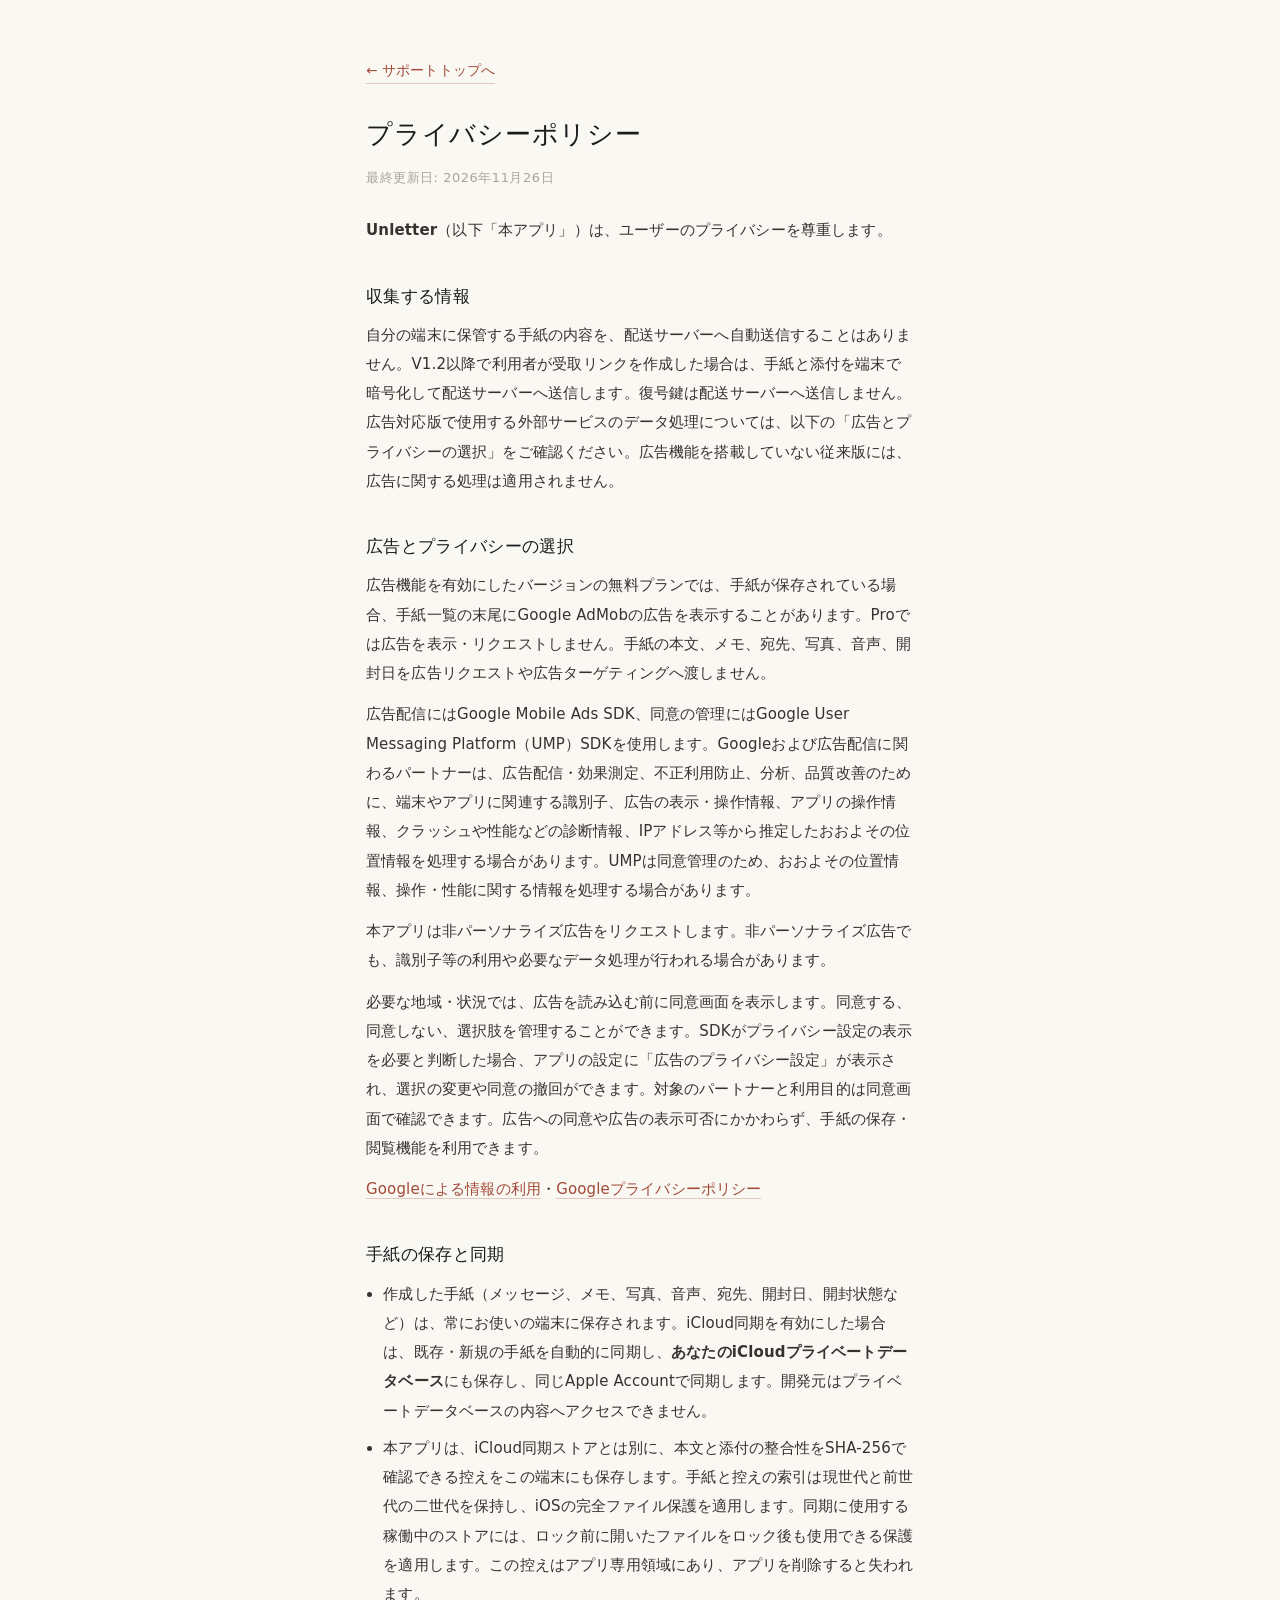
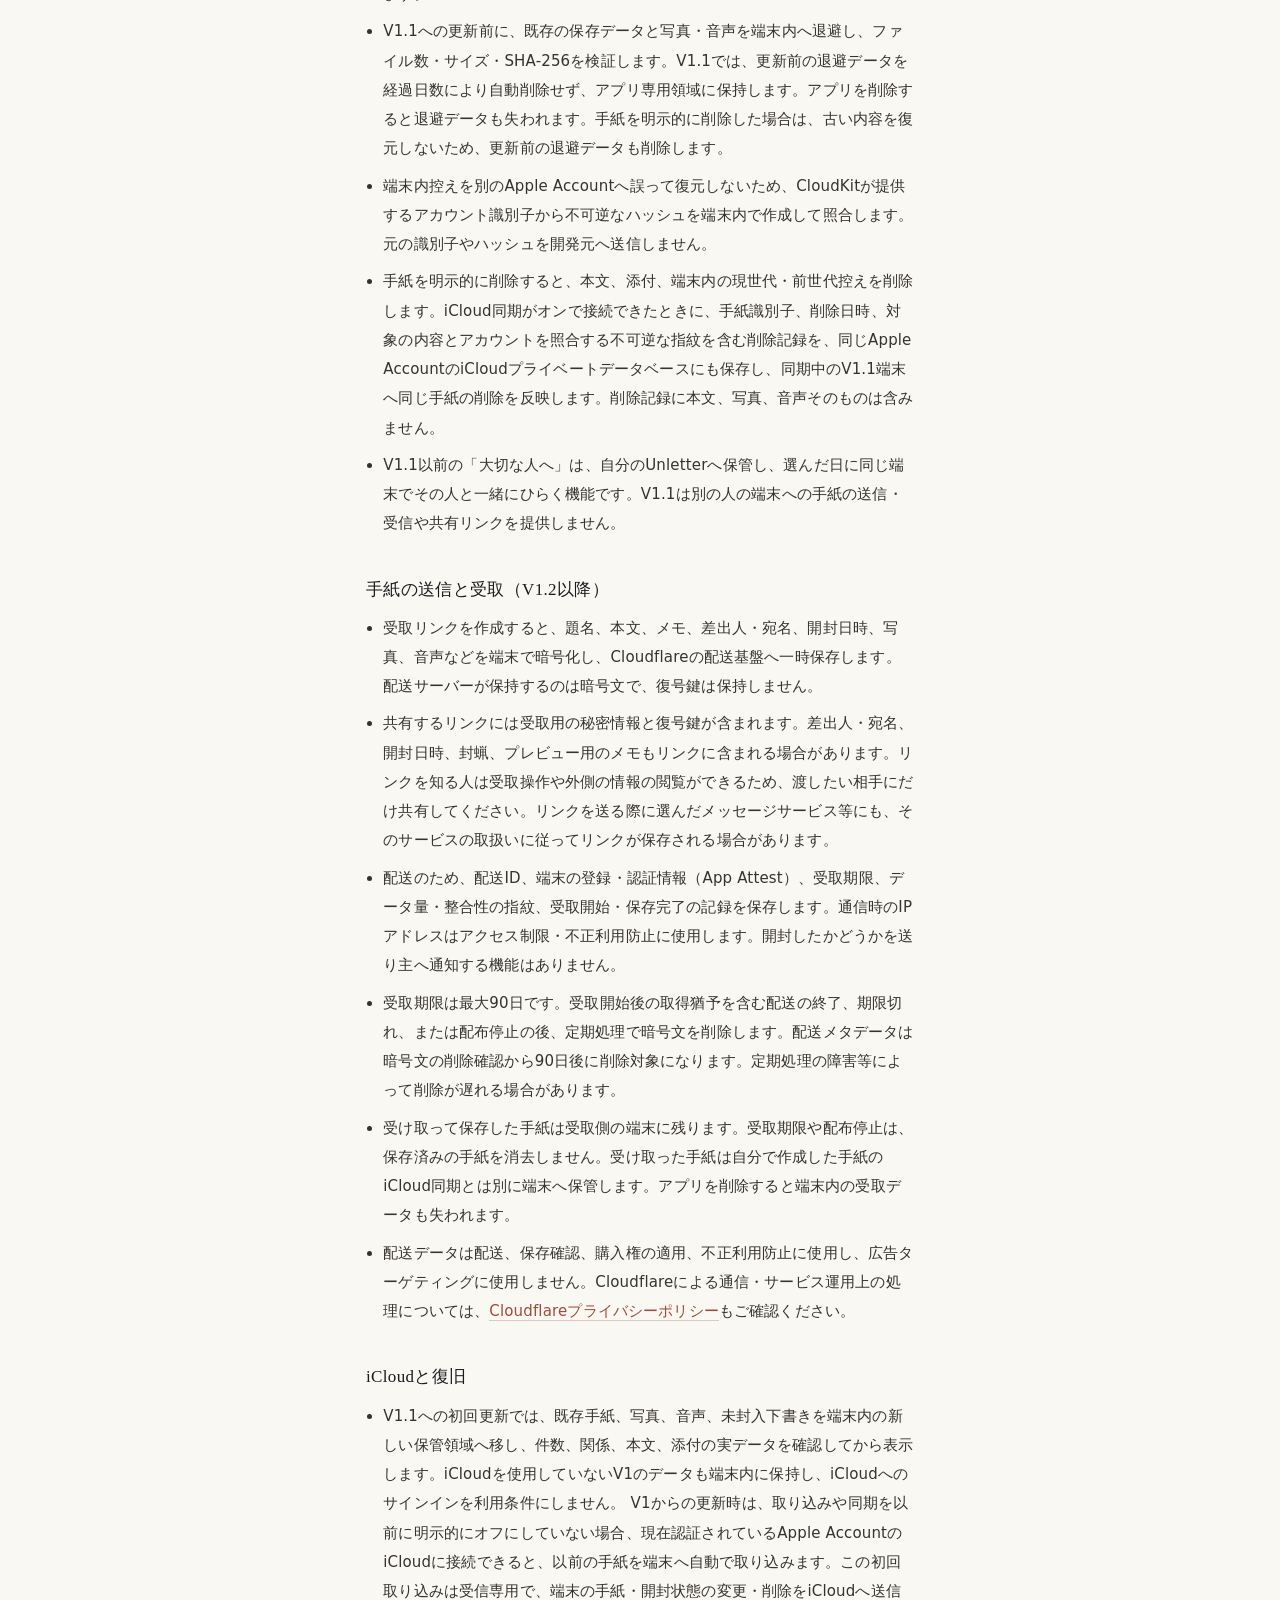
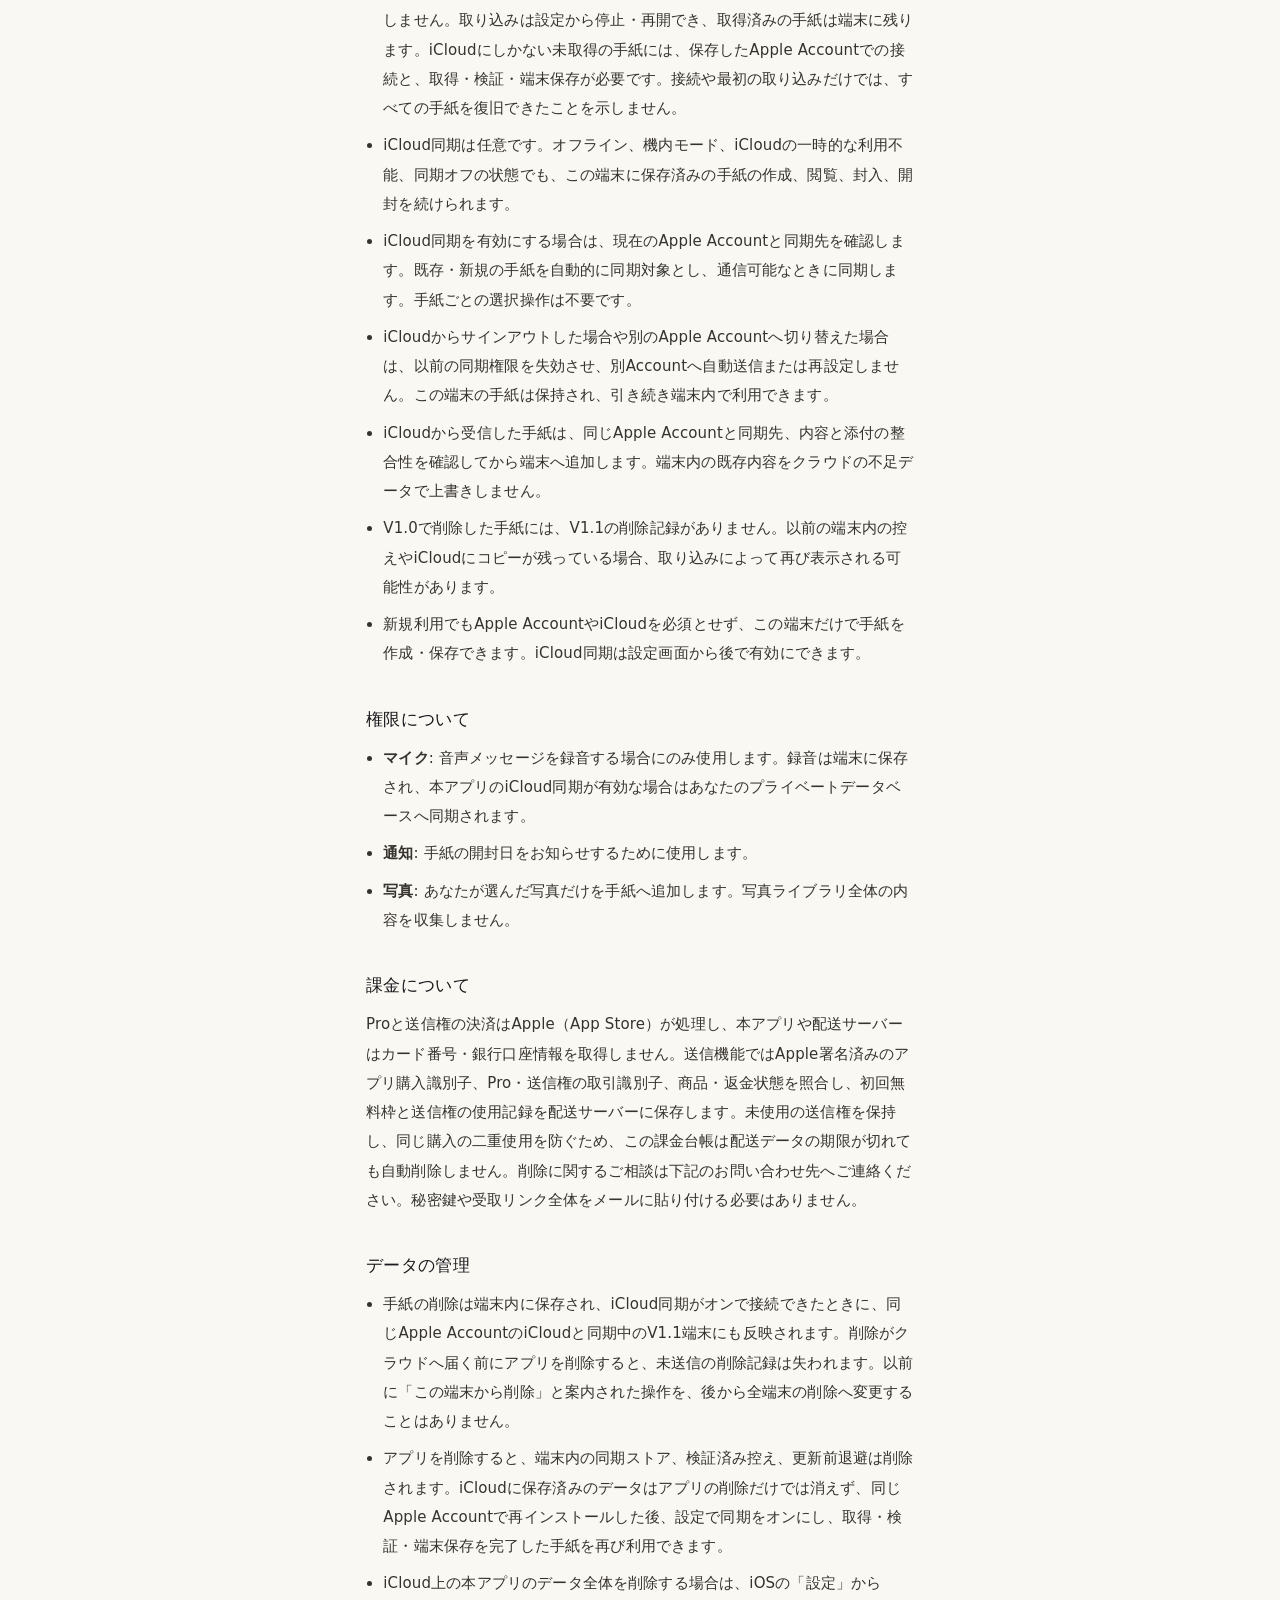
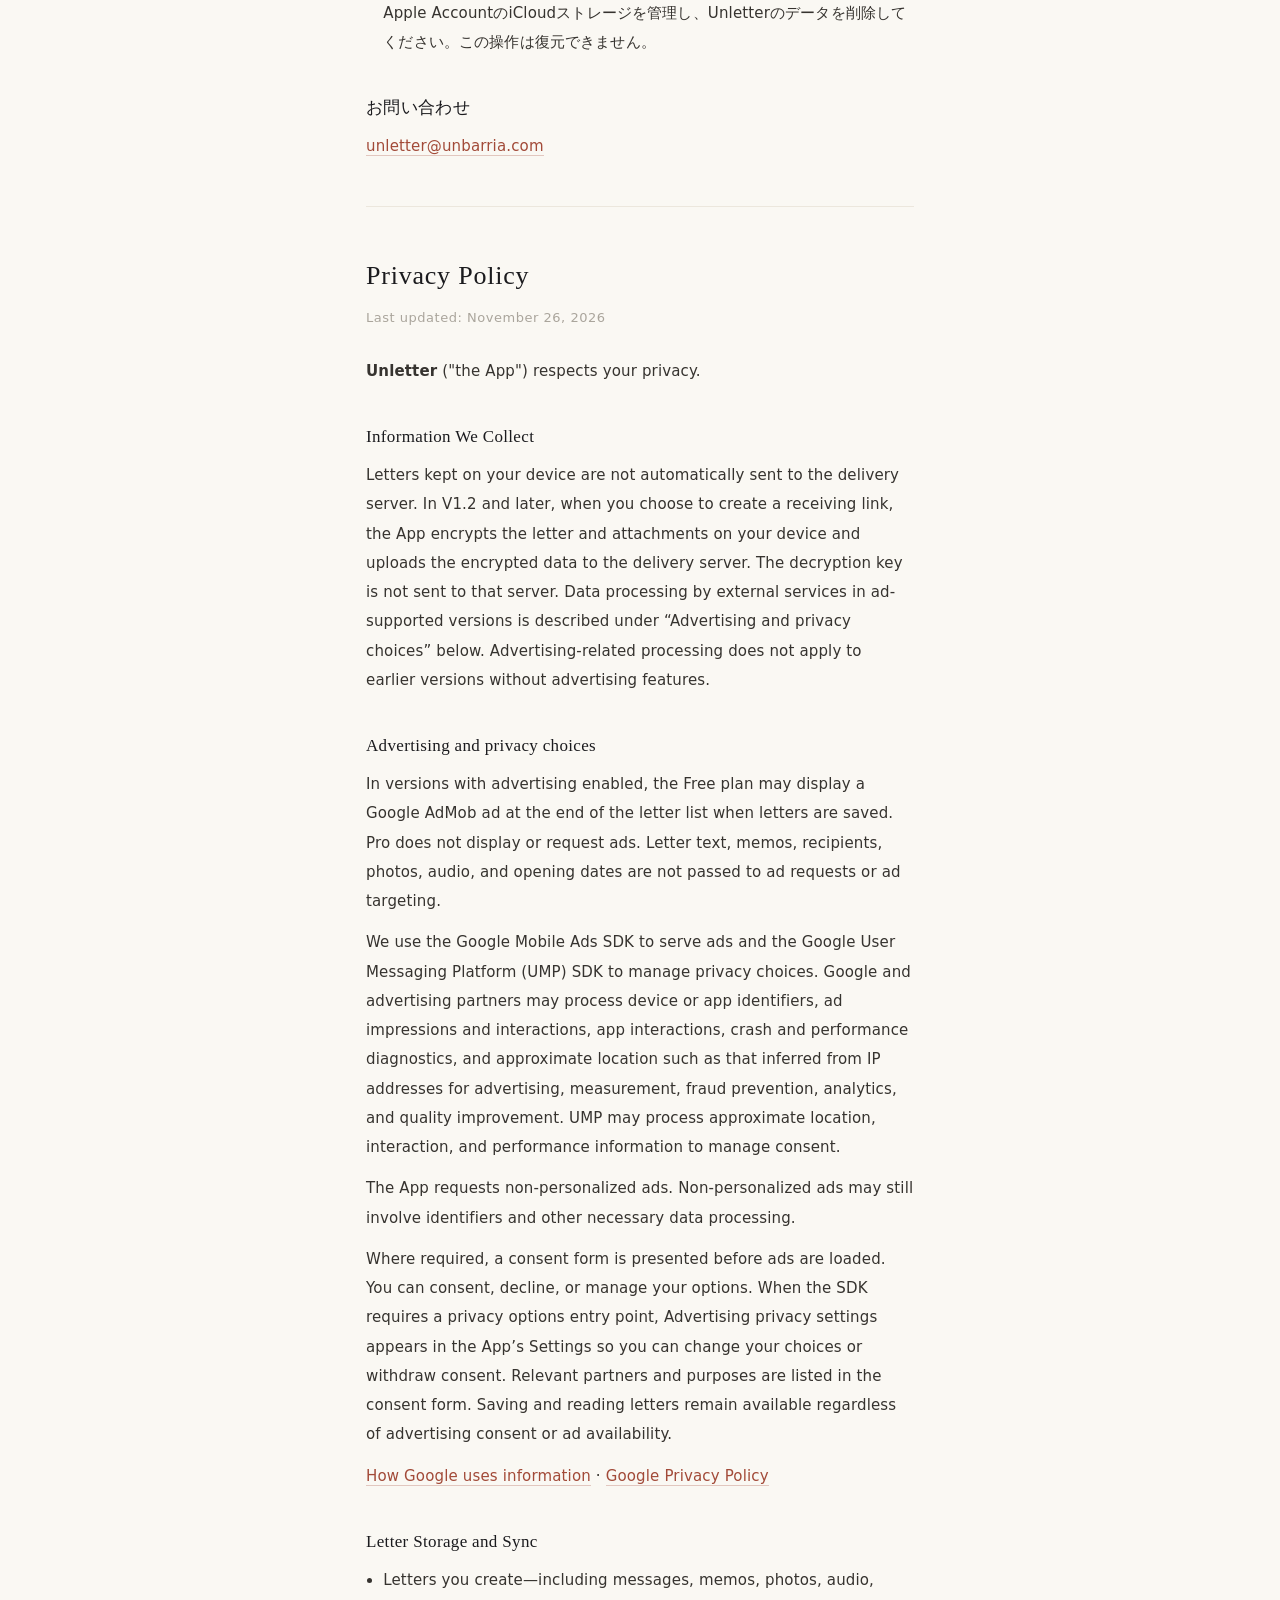
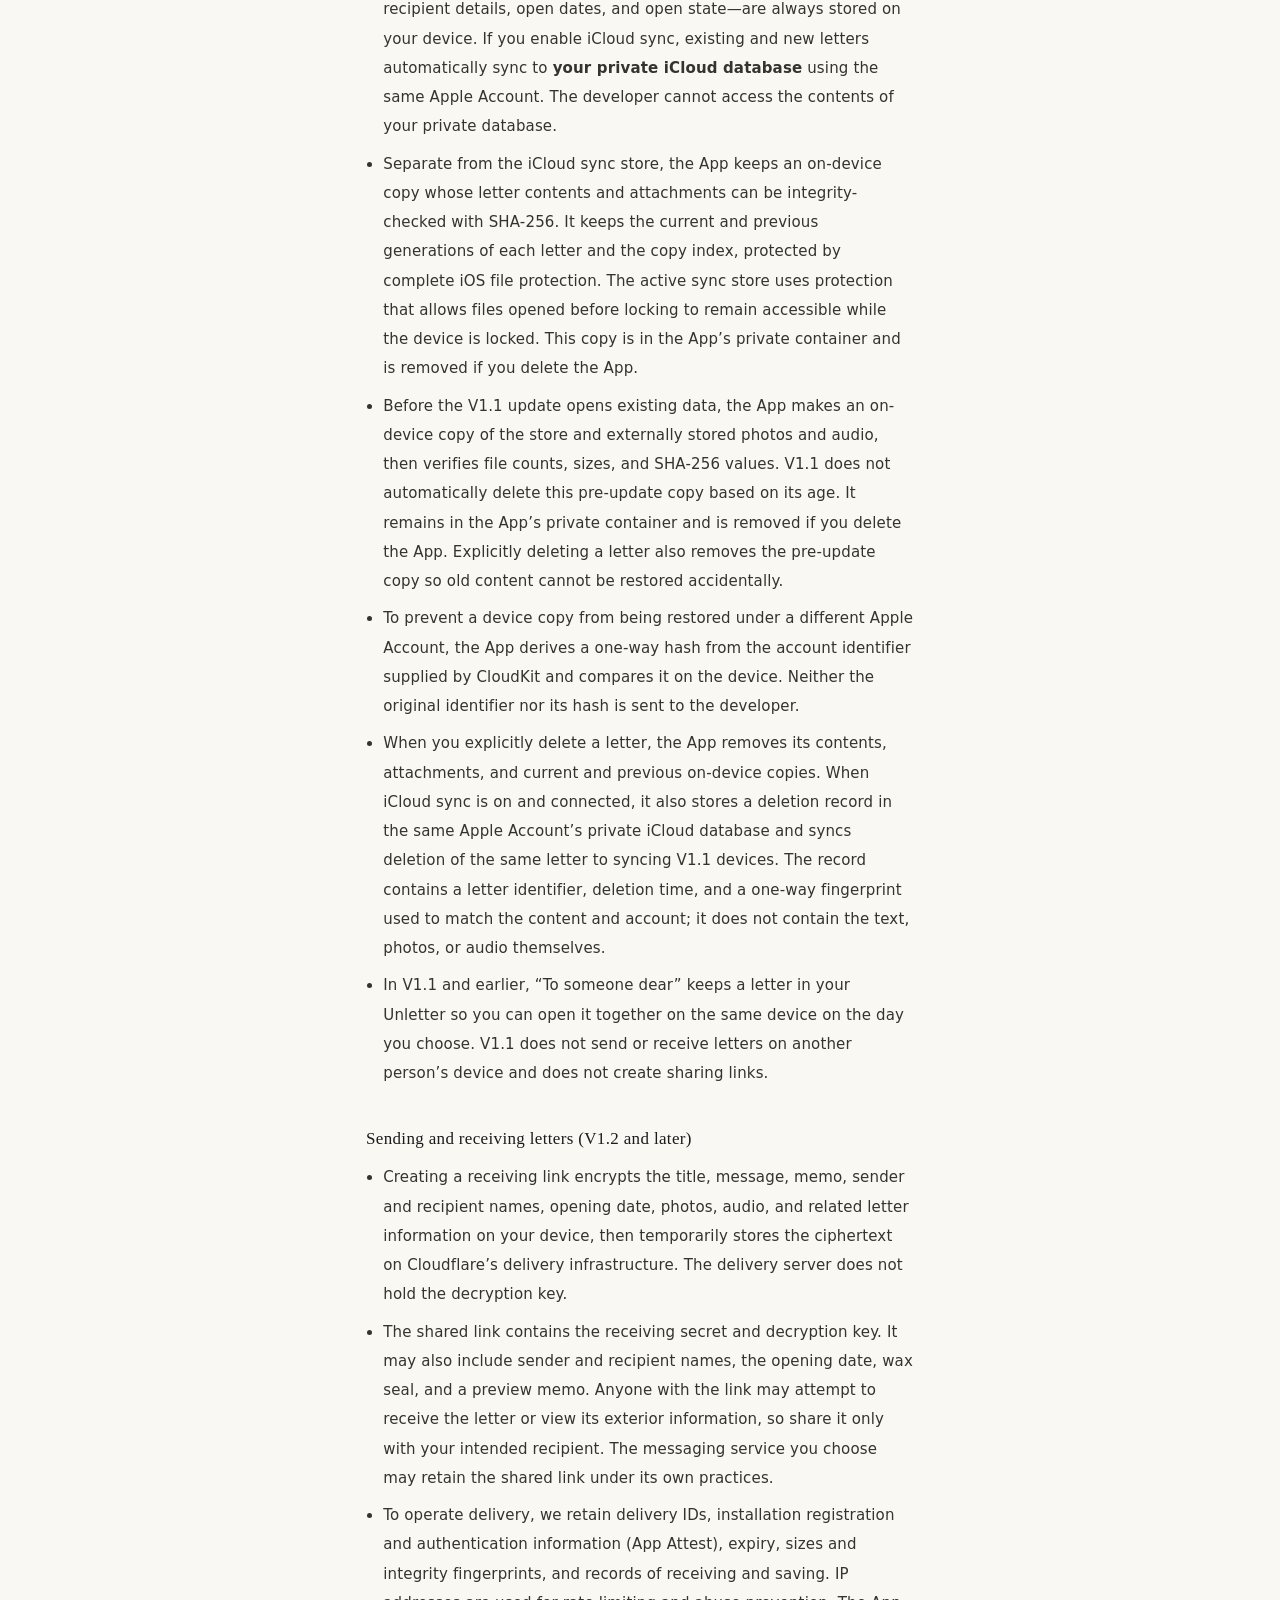
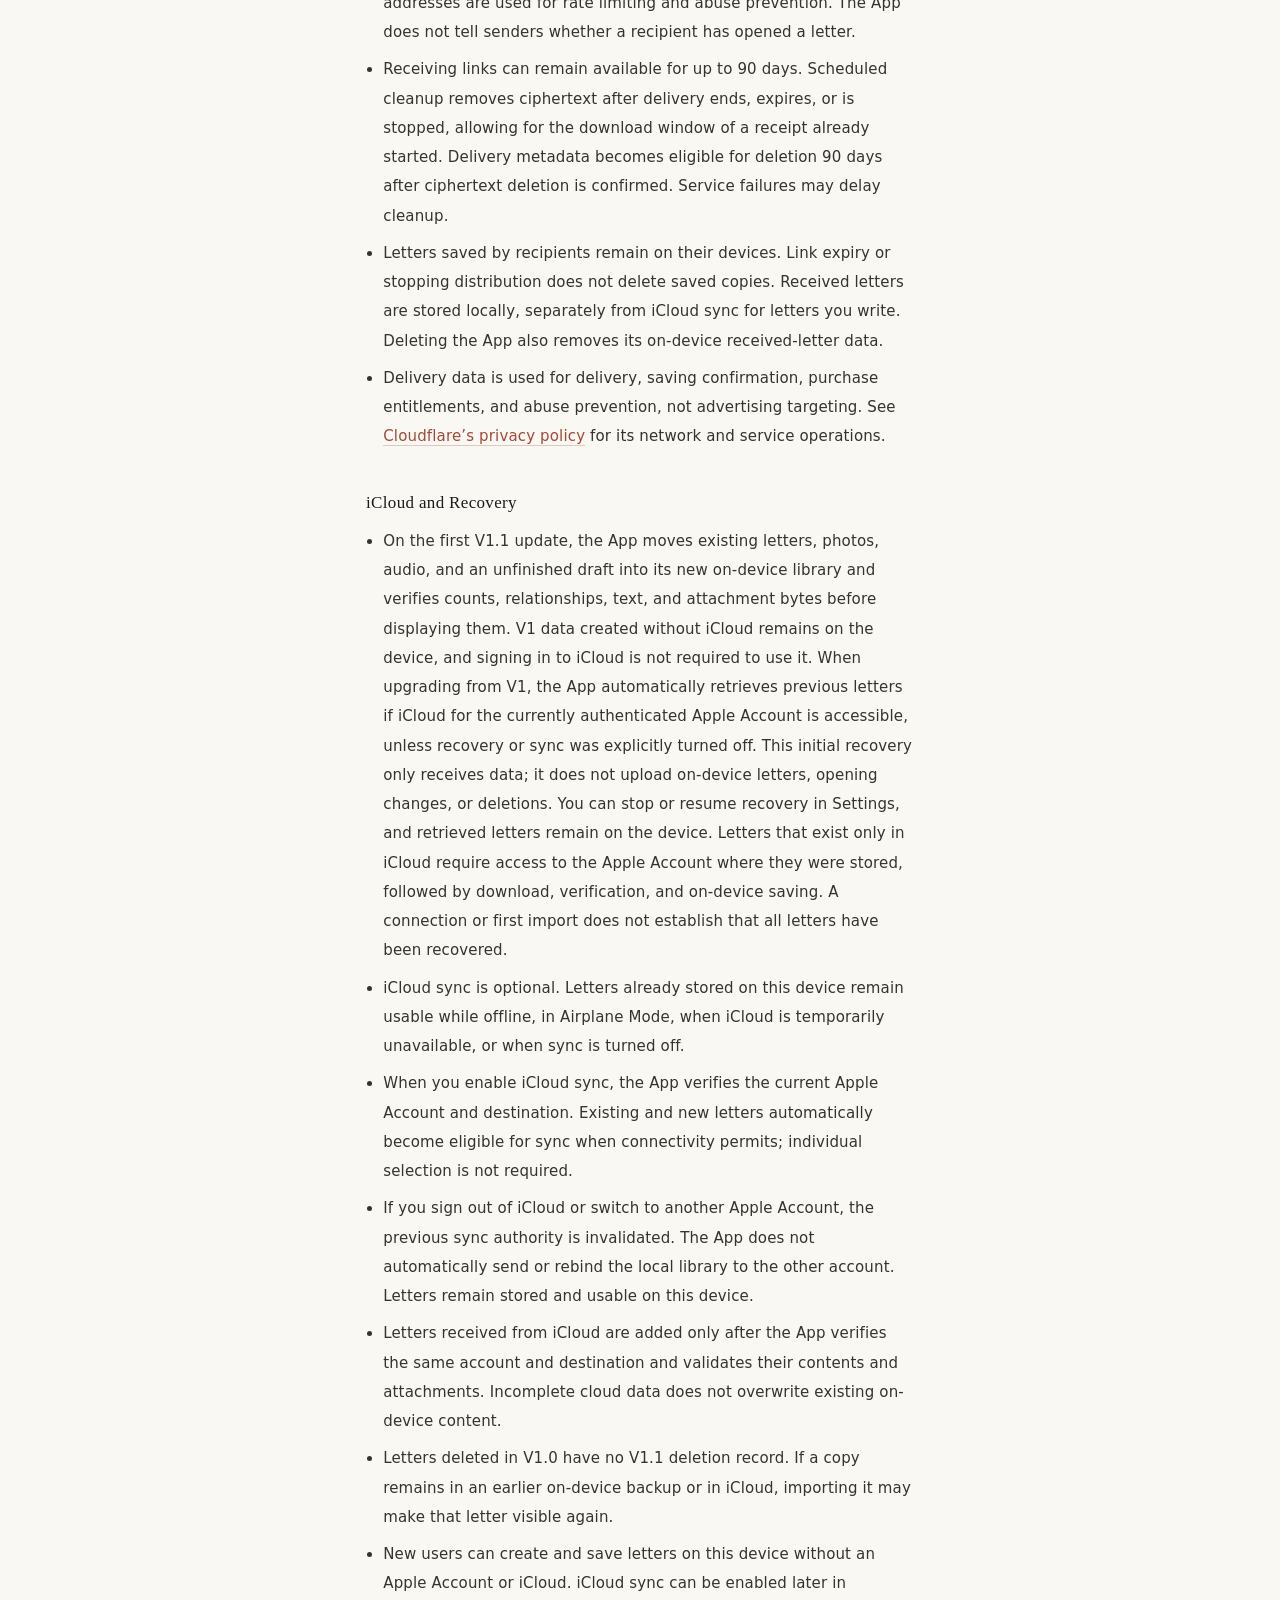
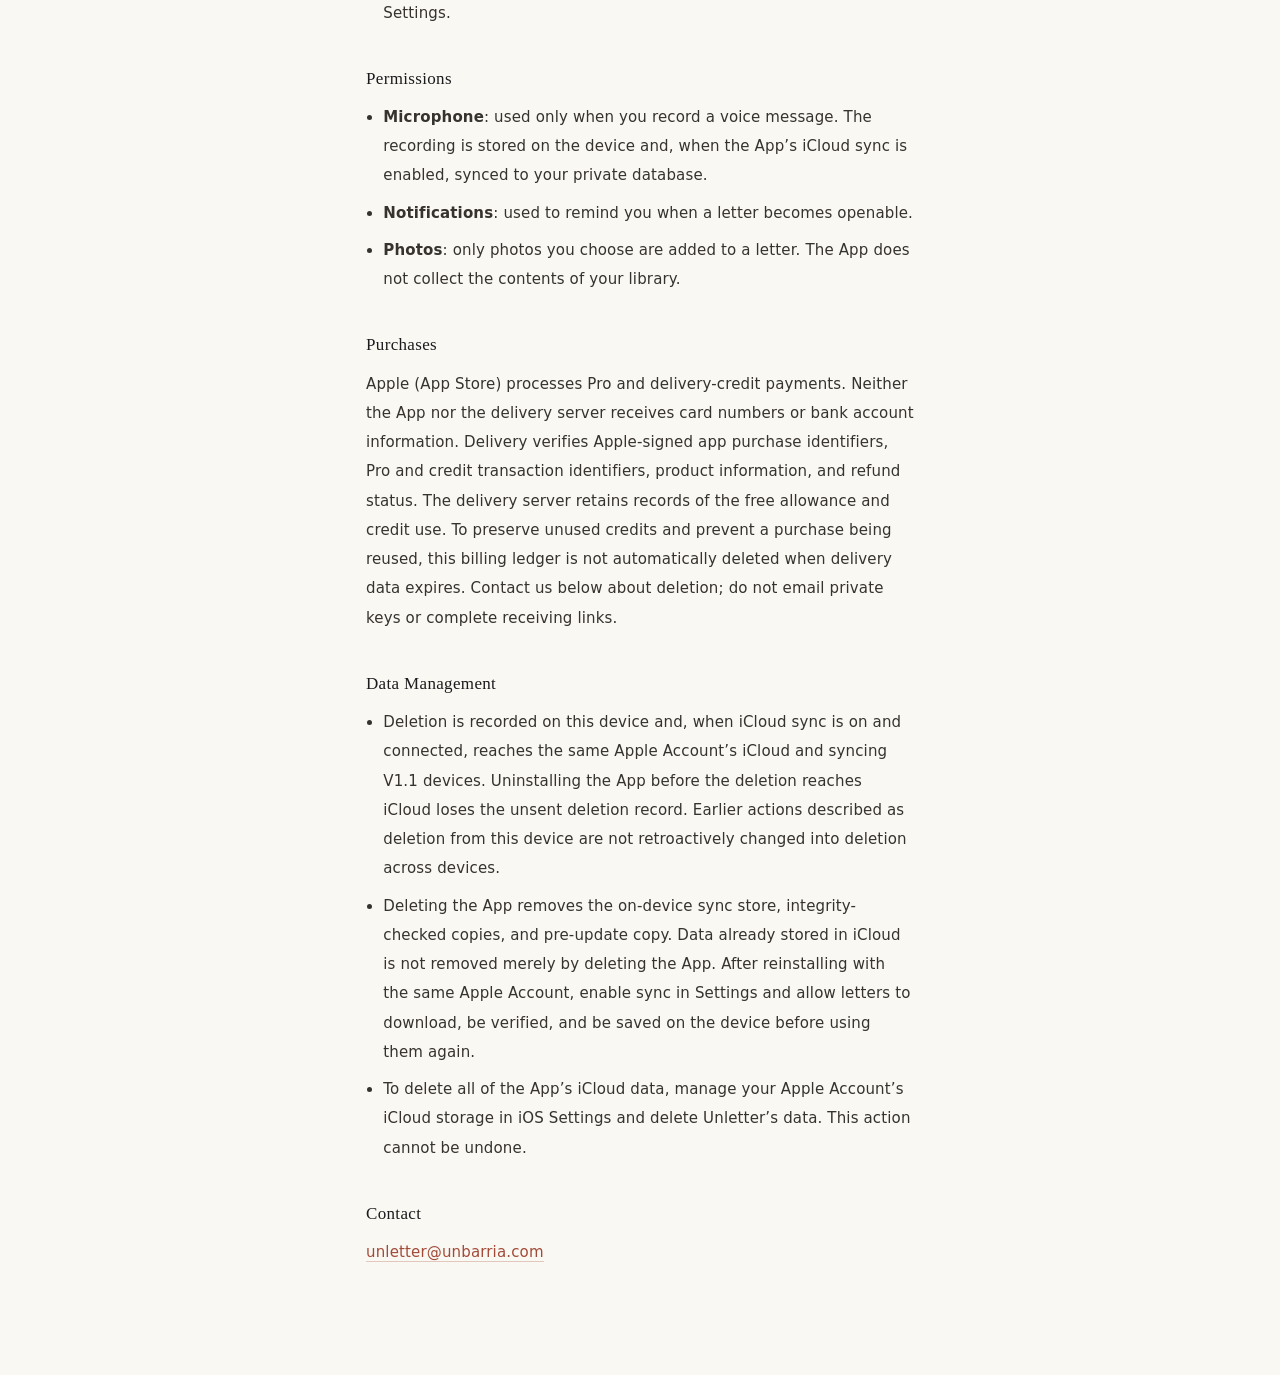
<file: privacy.html>
<!DOCTYPE html>
<html lang="ja">
<head>
<meta charset="UTF-8">
<meta name="viewport" content="width=device-width, initial-scale=1.0">
<title>Unletter — プライバシーポリシー</title>
<link rel="canonical" href="https://unletter.unbarria.com/privacy.html">
<link rel="icon" href="seal.svg" type="image/svg+xml">
<link rel="icon" href="favicon-32.png" sizes="32x32">
<link rel="apple-touch-icon" href="apple-touch-icon.png">
<style>
  :root{
    --bg:#FAF8F3; --ink:#1B1B1E; --inkSoft:#6E6B66; --inkFaint:#AAA59C;
    --wax:#A24A38; --line:#ECE7DD;
  }
  *{box-sizing:border-box;}
  html{-webkit-font-smoothing:antialiased; text-rendering:optimizeLegibility;}
  body{
    margin:0; color:#36332F; background:var(--bg);
    font-family:-apple-system,"Hiragino Sans",system-ui,sans-serif;
    font-size:15px; line-height:1.95; letter-spacing:.01em;
  }
  .serif{ font-family:ui-serif,"Hiragino Mincho ProN","Yu Mincho",Georgia,serif; }
  .wrap{ max-width:600px; margin:0 auto; padding:56px 26px 96px; }
  .back{ display:inline-block; margin-bottom:26px; color:var(--wax); text-decoration:none;
    font-size:13.5px; border-bottom:1px solid rgba(162,74,56,.28); }
  h1{ font-family:ui-serif,"Hiragino Mincho ProN",serif; font-weight:500;
    font-size:26px; letter-spacing:.03em; color:var(--ink); margin:0 0 4px; }
  h2{ font-family:ui-serif,"Hiragino Mincho ProN",serif; font-weight:500;
    font-size:17px; letter-spacing:.02em; color:var(--ink); margin:34px 0 8px; }
  p{ margin:0 0 12px; }
  .updated{ color:var(--inkFaint); font-size:13px; letter-spacing:.04em; margin-bottom:26px; }
  a{ color:var(--wax); text-decoration:none; border-bottom:1px solid rgba(162,74,56,.28); }
  ul{ padding-left:1.15em; margin:0 0 12px; }
  li{ margin-bottom:8px; }
  hr{ border:none; border-top:1px solid var(--line); margin:44px 0; }
</style>
</head>
<body>
  <div class="wrap">
    <a class="back" href="index.html">← サポートトップへ</a>
    <h1>プライバシーポリシー</h1>
    <p class="updated">最終更新日: 2026年11月26日</p>

    <p><b>Unletter</b>（以下「本アプリ」）は、ユーザーのプライバシーを尊重します。</p>

    <h2>収集する情報</h2>
    <p>自分の端末に保管する手紙の内容を、配送サーバーへ自動送信することはありません。V1.2以降で利用者が受取リンクを作成した場合は、手紙と添付を端末で暗号化して配送サーバーへ送信します。復号鍵は配送サーバーへ送信しません。広告対応版で使用する外部サービスのデータ処理については、以下の「広告とプライバシーの選択」をご確認ください。広告機能を搭載していない従来版には、広告に関する処理は適用されません。</p>

    <h2 id="advertising">広告とプライバシーの選択</h2>
    <p>広告機能を有効にしたバージョンの無料プランでは、手紙が保存されている場合、手紙一覧の末尾にGoogle AdMobの広告を表示することがあります。Proでは広告を表示・リクエストしません。手紙の本文、メモ、宛先、写真、音声、開封日を広告リクエストや広告ターゲティングへ渡しません。</p>
    <p>広告配信にはGoogle Mobile Ads SDK、同意の管理にはGoogle User Messaging Platform（UMP）SDKを使用します。Googleおよび広告配信に関わるパートナーは、広告配信・効果測定、不正利用防止、分析、品質改善のために、端末やアプリに関連する識別子、広告の表示・操作情報、アプリの操作情報、クラッシュや性能などの診断情報、IPアドレス等から推定したおおよその位置情報を処理する場合があります。UMPは同意管理のため、おおよその位置情報、操作・性能に関する情報を処理する場合があります。</p>
    <p>本アプリは非パーソナライズ広告をリクエストします。非パーソナライズ広告でも、識別子等の利用や必要なデータ処理が行われる場合があります。</p>
    <p>必要な地域・状況では、広告を読み込む前に同意画面を表示します。同意する、同意しない、選択肢を管理することができます。SDKがプライバシー設定の表示を必要と判断した場合、アプリの設定に「広告のプライバシー設定」が表示され、選択の変更や同意の撤回ができます。対象のパートナーと利用目的は同意画面で確認できます。広告への同意や広告の表示可否にかかわらず、手紙の保存・閲覧機能を利用できます。</p>
    <p><a href="https://policies.google.com/technologies/partner-sites">Googleによる情報の利用</a>・<a href="https://policies.google.com/privacy">Googleプライバシーポリシー</a></p>

    <h2>手紙の保存と同期</h2>
    <ul>
      <li>作成した手紙（メッセージ、メモ、写真、音声、宛先、開封日、開封状態など）は、常にお使いの端末に保存されます。iCloud同期を有効にした場合は、既存・新規の手紙を自動的に同期し、<b>あなたのiCloudプライベートデータベース</b>にも保存し、同じApple Accountで同期します。開発元はプライベートデータベースの内容へアクセスできません。</li>
      <li>本アプリは、iCloud同期ストアとは別に、本文と添付の整合性をSHA-256で確認できる控えをこの端末にも保存します。手紙と控えの索引は現世代と前世代の二世代を保持し、iOSの完全ファイル保護を適用します。同期に使用する稼働中のストアには、ロック前に開いたファイルをロック後も使用できる保護を適用します。この控えはアプリ専用領域にあり、アプリを削除すると失われます。</li>
      <li>V1.1への更新前に、既存の保存データと写真・音声を端末内へ退避し、ファイル数・サイズ・SHA-256を検証します。V1.1では、更新前の退避データを経過日数により自動削除せず、アプリ専用領域に保持します。アプリを削除すると退避データも失われます。手紙を明示的に削除した場合は、古い内容を復元しないため、更新前の退避データも削除します。</li>
      <li>端末内控えを別のApple Accountへ誤って復元しないため、CloudKitが提供するアカウント識別子から不可逆なハッシュを端末内で作成して照合します。元の識別子やハッシュを開発元へ送信しません。</li>
      <li>手紙を明示的に削除すると、本文、添付、端末内の現世代・前世代控えを削除します。iCloud同期がオンで接続できたときに、手紙識別子、削除日時、対象の内容とアカウントを照合する不可逆な指紋を含む削除記録を、同じApple AccountのiCloudプライベートデータベースにも保存し、同期中のV1.1端末へ同じ手紙の削除を反映します。削除記録に本文、写真、音声そのものは含みません。</li>
      <li>V1.1以前の「大切な人へ」は、自分のUnletterへ保管し、選んだ日に同じ端末でその人と一緒にひらく機能です。V1.1は別の人の端末への手紙の送信・受信や共有リンクを提供しません。</li>
    </ul>

    <h2>手紙の送信と受取（V1.2以降）</h2>
    <ul>
      <li>受取リンクを作成すると、題名、本文、メモ、差出人・宛名、開封日時、写真、音声などを端末で暗号化し、Cloudflareの配送基盤へ一時保存します。配送サーバーが保持するのは暗号文で、復号鍵は保持しません。</li>
      <li>共有するリンクには受取用の秘密情報と復号鍵が含まれます。差出人・宛名、開封日時、封蝋、プレビュー用のメモもリンクに含まれる場合があります。リンクを知る人は受取操作や外側の情報の閲覧ができるため、渡したい相手にだけ共有してください。リンクを送る際に選んだメッセージサービス等にも、そのサービスの取扱いに従ってリンクが保存される場合があります。</li>
      <li>配送のため、配送ID、端末の登録・認証情報（App Attest）、受取期限、データ量・整合性の指紋、受取開始・保存完了の記録を保存します。通信時のIPアドレスはアクセス制限・不正利用防止に使用します。開封したかどうかを送り主へ通知する機能はありません。</li>
      <li>受取期限は最大90日です。受取開始後の取得猶予を含む配送の終了、期限切れ、または配布停止の後、定期処理で暗号文を削除します。配送メタデータは暗号文の削除確認から90日後に削除対象になります。定期処理の障害等によって削除が遅れる場合があります。</li>
      <li>受け取って保存した手紙は受取側の端末に残ります。受取期限や配布停止は、保存済みの手紙を消去しません。受け取った手紙は自分で作成した手紙のiCloud同期とは別に端末へ保管します。アプリを削除すると端末内の受取データも失われます。</li>
      <li>配送データは配送、保存確認、購入権の適用、不正利用防止に使用し、広告ターゲティングに使用しません。Cloudflareによる通信・サービス運用上の処理については、<a href="https://www.cloudflare.com/privacypolicy/">Cloudflareプライバシーポリシー</a>もご確認ください。</li>
    </ul>

    <h2>iCloudと復旧</h2>
    <ul>
      <li>V1.1への初回更新では、既存手紙、写真、音声、未封入下書きを端末内の新しい保管領域へ移し、件数、関係、本文、添付の実データを確認してから表示します。iCloudを使用していないV1のデータも端末内に保持し、iCloudへのサインインを利用条件にしません。 V1からの更新時は、取り込みや同期を以前に明示的にオフにしていない場合、現在認証されているApple AccountのiCloudに接続できると、以前の手紙を端末へ自動で取り込みます。この初回取り込みは受信専用で、端末の手紙・開封状態の変更・削除をiCloudへ送信しません。取り込みは設定から停止・再開でき、取得済みの手紙は端末に残ります。iCloudにしかない未取得の手紙には、保存したApple Accountでの接続と、取得・検証・端末保存が必要です。接続や最初の取り込みだけでは、すべての手紙を復旧できたことを示しません。</li>
      <li>iCloud同期は任意です。オフライン、機内モード、iCloudの一時的な利用不能、同期オフの状態でも、この端末に保存済みの手紙の作成、閲覧、封入、開封を続けられます。</li>
      <li>iCloud同期を有効にする場合は、現在のApple Accountと同期先を確認します。既存・新規の手紙を自動的に同期対象とし、通信可能なときに同期します。手紙ごとの選択操作は不要です。</li>
      <li>iCloudからサインアウトした場合や別のApple Accountへ切り替えた場合は、以前の同期権限を失効させ、別Accountへ自動送信または再設定しません。この端末の手紙は保持され、引き続き端末内で利用できます。</li>
      <li>iCloudから受信した手紙は、同じApple Accountと同期先、内容と添付の整合性を確認してから端末へ追加します。端末内の既存内容をクラウドの不足データで上書きしません。</li>
      <li>V1.0で削除した手紙には、V1.1の削除記録がありません。以前の端末内の控えやiCloudにコピーが残っている場合、取り込みによって再び表示される可能性があります。</li>
      <li>新規利用でもApple AccountやiCloudを必須とせず、この端末だけで手紙を作成・保存できます。iCloud同期は設定画面から後で有効にできます。</li>
    </ul>

    <h2>権限について</h2>
    <ul>
      <li><b>マイク</b>: 音声メッセージを録音する場合にのみ使用します。録音は端末に保存され、本アプリのiCloud同期が有効な場合はあなたのプライベートデータベースへ同期されます。</li>
      <li><b>通知</b>: 手紙の開封日をお知らせするために使用します。</li>
      <li><b>写真</b>: あなたが選んだ写真だけを手紙へ追加します。写真ライブラリ全体の内容を収集しません。</li>
    </ul>

    <h2>課金について</h2>
    <p>Proと送信権の決済はApple（App Store）が処理し、本アプリや配送サーバーはカード番号・銀行口座情報を取得しません。送信機能ではApple署名済みのアプリ購入識別子、Pro・送信権の取引識別子、商品・返金状態を照合し、初回無料枠と送信権の使用記録を配送サーバーに保存します。未使用の送信権を保持し、同じ購入の二重使用を防ぐため、この課金台帳は配送データの期限が切れても自動削除しません。削除に関するご相談は下記のお問い合わせ先へご連絡ください。秘密鍵や受取リンク全体をメールに貼り付ける必要はありません。</p>

    <h2>データの管理</h2>
    <ul>
      <li>手紙の削除は端末内に保存され、iCloud同期がオンで接続できたときに、同じApple AccountのiCloudと同期中のV1.1端末にも反映されます。削除がクラウドへ届く前にアプリを削除すると、未送信の削除記録は失われます。以前に「この端末から削除」と案内された操作を、後から全端末の削除へ変更することはありません。</li>
      <li>アプリを削除すると、端末内の同期ストア、検証済み控え、更新前退避は削除されます。iCloudに保存済みのデータはアプリの削除だけでは消えず、同じApple Accountで再インストールした後、設定で同期をオンにし、取得・検証・端末保存を完了した手紙を再び利用できます。</li>
      <li>iCloud上の本アプリのデータ全体を削除する場合は、iOSの「設定」からApple AccountのiCloudストレージを管理し、Unletterのデータを削除してください。この操作は復元できません。</li>
    </ul>

    <h2>お問い合わせ</h2>
    <p><a href="mailto:unletter@unbarria.com">unletter@unbarria.com</a></p>

    <hr>

    <h1>Privacy Policy</h1>
    <p class="updated">Last updated: November 26, 2026</p>
    <p><b>Unletter</b> ("the App") respects your privacy.</p>

    <h2>Information We Collect</h2>
    <p>Letters kept on your device are not automatically sent to the delivery server. In V1.2 and later, when you choose to create a receiving link, the App encrypts the letter and attachments on your device and uploads the encrypted data to the delivery server. The decryption key is not sent to that server. Data processing by external services in ad-supported versions is described under “Advertising and privacy choices” below. Advertising-related processing does not apply to earlier versions without advertising features.</p>

    <h2 id="advertising-en">Advertising and privacy choices</h2>
    <p>In versions with advertising enabled, the Free plan may display a Google AdMob ad at the end of the letter list when letters are saved. Pro does not display or request ads. Letter text, memos, recipients, photos, audio, and opening dates are not passed to ad requests or ad targeting.</p>
    <p>We use the Google Mobile Ads SDK to serve ads and the Google User Messaging Platform (UMP) SDK to manage privacy choices. Google and advertising partners may process device or app identifiers, ad impressions and interactions, app interactions, crash and performance diagnostics, and approximate location such as that inferred from IP addresses for advertising, measurement, fraud prevention, analytics, and quality improvement. UMP may process approximate location, interaction, and performance information to manage consent.</p>
    <p>The App requests non-personalized ads. Non-personalized ads may still involve identifiers and other necessary data processing.</p>
    <p>Where required, a consent form is presented before ads are loaded. You can consent, decline, or manage your options. When the SDK requires a privacy options entry point, Advertising privacy settings appears in the App’s Settings so you can change your choices or withdraw consent. Relevant partners and purposes are listed in the consent form. Saving and reading letters remain available regardless of advertising consent or ad availability.</p>
    <p><a href="https://policies.google.com/technologies/partner-sites">How Google uses information</a> · <a href="https://policies.google.com/privacy">Google Privacy Policy</a></p>

    <h2>Letter Storage and Sync</h2>
    <ul>
      <li>Letters you create—including messages, memos, photos, audio, recipient details, open dates, and open state—are always stored on your device. If you enable iCloud sync, existing and new letters automatically sync to <b>your private iCloud database</b> using the same Apple Account. The developer cannot access the contents of your private database.</li>
      <li>Separate from the iCloud sync store, the App keeps an on-device copy whose letter contents and attachments can be integrity-checked with SHA-256. It keeps the current and previous generations of each letter and the copy index, protected by complete iOS file protection. The active sync store uses protection that allows files opened before locking to remain accessible while the device is locked. This copy is in the App’s private container and is removed if you delete the App.</li>
      <li>Before the V1.1 update opens existing data, the App makes an on-device copy of the store and externally stored photos and audio, then verifies file counts, sizes, and SHA-256 values. V1.1 does not automatically delete this pre-update copy based on its age. It remains in the App’s private container and is removed if you delete the App. Explicitly deleting a letter also removes the pre-update copy so old content cannot be restored accidentally.</li>
      <li>To prevent a device copy from being restored under a different Apple Account, the App derives a one-way hash from the account identifier supplied by CloudKit and compares it on the device. Neither the original identifier nor its hash is sent to the developer.</li>
      <li>When you explicitly delete a letter, the App removes its contents, attachments, and current and previous on-device copies. When iCloud sync is on and connected, it also stores a deletion record in the same Apple Account’s private iCloud database and syncs deletion of the same letter to syncing V1.1 devices. The record contains a letter identifier, deletion time, and a one-way fingerprint used to match the content and account; it does not contain the text, photos, or audio themselves.</li>
      <li>In V1.1 and earlier, “To someone dear” keeps a letter in your Unletter so you can open it together on the same device on the day you choose. V1.1 does not send or receive letters on another person’s device and does not create sharing links.</li>
    </ul>

    <h2>Sending and receiving letters (V1.2 and later)</h2>
    <ul>
      <li>Creating a receiving link encrypts the title, message, memo, sender and recipient names, opening date, photos, audio, and related letter information on your device, then temporarily stores the ciphertext on Cloudflare’s delivery infrastructure. The delivery server does not hold the decryption key.</li>
      <li>The shared link contains the receiving secret and decryption key. It may also include sender and recipient names, the opening date, wax seal, and a preview memo. Anyone with the link may attempt to receive the letter or view its exterior information, so share it only with your intended recipient. The messaging service you choose may retain the shared link under its own practices.</li>
      <li>To operate delivery, we retain delivery IDs, installation registration and authentication information (App Attest), expiry, sizes and integrity fingerprints, and records of receiving and saving. IP addresses are used for rate limiting and abuse prevention. The App does not tell senders whether a recipient has opened a letter.</li>
      <li>Receiving links can remain available for up to 90 days. Scheduled cleanup removes ciphertext after delivery ends, expires, or is stopped, allowing for the download window of a receipt already started. Delivery metadata becomes eligible for deletion 90 days after ciphertext deletion is confirmed. Service failures may delay cleanup.</li>
      <li>Letters saved by recipients remain on their devices. Link expiry or stopping distribution does not delete saved copies. Received letters are stored locally, separately from iCloud sync for letters you write. Deleting the App also removes its on-device received-letter data.</li>
      <li>Delivery data is used for delivery, saving confirmation, purchase entitlements, and abuse prevention, not advertising targeting. See <a href="https://www.cloudflare.com/privacypolicy/">Cloudflare’s privacy policy</a> for its network and service operations.</li>
    </ul>

    <h2>iCloud and Recovery</h2>
    <ul>
      <li>On the first V1.1 update, the App moves existing letters, photos, audio, and an unfinished draft into its new on-device library and verifies counts, relationships, text, and attachment bytes before displaying them. V1 data created without iCloud remains on the device, and signing in to iCloud is not required to use it. When upgrading from V1, the App automatically retrieves previous letters if iCloud for the currently authenticated Apple Account is accessible, unless recovery or sync was explicitly turned off. This initial recovery only receives data; it does not upload on-device letters, opening changes, or deletions. You can stop or resume recovery in Settings, and retrieved letters remain on the device. Letters that exist only in iCloud require access to the Apple Account where they were stored, followed by download, verification, and on-device saving. A connection or first import does not establish that all letters have been recovered.</li>
      <li>iCloud sync is optional. Letters already stored on this device remain usable while offline, in Airplane Mode, when iCloud is temporarily unavailable, or when sync is turned off.</li>
      <li>When you enable iCloud sync, the App verifies the current Apple Account and destination. Existing and new letters automatically become eligible for sync when connectivity permits; individual selection is not required.</li>
      <li>If you sign out of iCloud or switch to another Apple Account, the previous sync authority is invalidated. The App does not automatically send or rebind the local library to the other account. Letters remain stored and usable on this device.</li>
      <li>Letters received from iCloud are added only after the App verifies the same account and destination and validates their contents and attachments. Incomplete cloud data does not overwrite existing on-device content.</li>
      <li>Letters deleted in V1.0 have no V1.1 deletion record. If a copy remains in an earlier on-device backup or in iCloud, importing it may make that letter visible again.</li>
      <li>New users can create and save letters on this device without an Apple Account or iCloud. iCloud sync can be enabled later in Settings.</li>
    </ul>

    <h2>Permissions</h2>
    <ul>
      <li><b>Microphone</b>: used only when you record a voice message. The recording is stored on the device and, when the App’s iCloud sync is enabled, synced to your private database.</li>
      <li><b>Notifications</b>: used to remind you when a letter becomes openable.</li>
      <li><b>Photos</b>: only photos you choose are added to a letter. The App does not collect the contents of your library.</li>
    </ul>

    <h2>Purchases</h2>
    <p>Apple (App Store) processes Pro and delivery-credit payments. Neither the App nor the delivery server receives card numbers or bank account information. Delivery verifies Apple-signed app purchase identifiers, Pro and credit transaction identifiers, product information, and refund status. The delivery server retains records of the free allowance and credit use. To preserve unused credits and prevent a purchase being reused, this billing ledger is not automatically deleted when delivery data expires. Contact us below about deletion; do not email private keys or complete receiving links.</p>

    <h2>Data Management</h2>
    <ul>
      <li>Deletion is recorded on this device and, when iCloud sync is on and connected, reaches the same Apple Account’s iCloud and syncing V1.1 devices. Uninstalling the App before the deletion reaches iCloud loses the unsent deletion record. Earlier actions described as deletion from this device are not retroactively changed into deletion across devices.</li>
      <li>Deleting the App removes the on-device sync store, integrity-checked copies, and pre-update copy. Data already stored in iCloud is not removed merely by deleting the App. After reinstalling with the same Apple Account, enable sync in Settings and allow letters to download, be verified, and be saved on the device before using them again.</li>
      <li>To delete all of the App’s iCloud data, manage your Apple Account’s iCloud storage in iOS Settings and delete Unletter’s data. This action cannot be undone.</li>
    </ul>

    <h2>Contact</h2>
    <p><a href="mailto:unletter@unbarria.com">unletter@unbarria.com</a></p>
  </div>
</body>
</html>
</file>
<file: styles.css>
:root{
  --paper:#FBF8F1; --bg:#FAF8F3; --bg2:#F3ECDE;
  --ink:#1B1B1E; --inkSoft:#6E6B66; --inkFaint:#AAA59C;
  --wax:#A24A38; --charcoal:#403B34; --line:#ECE7DD; --snow:#fff;
  --serif: ui-serif, "Hiragino Mincho ProN", "Yu Mincho", Georgia, "Times New Roman", serif;
  --sans: -apple-system, system-ui, "Hiragino Sans", "Helvetica Neue", sans-serif;
}
*{box-sizing:border-box;}
html{-webkit-font-smoothing:antialiased; text-rendering:optimizeLegibility; scroll-behavior:smooth;}
/* 横スクロールは html だけで抑止する。body にも付けると sticky ヘッダーが
   body をスクロール基準にしてしまい固定が壊れる（ヘッダーが流れて消える）。 */
html{overflow-x:hidden;}
body{
  margin:0; color:var(--ink); background:var(--bg);
  font-family:var(--sans); font-size:16px; line-height:1.85; letter-spacing:.01em;
}
img{max-width:100%; display:block;}
a{color:inherit; text-decoration:none;}
.serif{font-family:var(--serif);}
.wrap{max-width:1080px; margin:0 auto; padding:0 24px;}

/* ---------- header ---------- */
header.nav{
  position:sticky; top:0; z-index:50;
  background:rgba(250,248,243,.82); backdrop-filter:saturate(180%) blur(14px);
  border-bottom:1px solid var(--line);
}
.nav-in{max-width:1080px; margin:0 auto; padding:13px 24px; display:flex; align-items:center; justify-content:space-between;}
.brand{display:flex; align-items:baseline; gap:9px;}
.brand .name{font-family:var(--serif); font-weight:500; font-size:23px; letter-spacing:.04em; color:var(--ink);}
.brand .by{font-size:11px; letter-spacing:.12em; color:var(--inkFaint);}
.nav-right{display:flex; align-items:center; gap:18px;}
.lang a{font-size:13px; letter-spacing:.05em; color:var(--inkSoft);}
.lang a.active{color:var(--ink); font-weight:600;}
.lang span{color:var(--inkFaint); margin:0 7px;}
.nav-cta{font-size:13.5px; font-weight:600; color:#fff; background:var(--charcoal); padding:9px 16px; border-radius:999px;}

/* ---------- App Store badge ---------- */
.appstore{display:inline-flex; align-items:center; gap:11px; background:#16161a; color:#fff;
  padding:11px 20px 11px 17px; border-radius:13px;}
.appstore svg{width:24px; height:24px; fill:#fff;}
.appstore .t small{display:block; font-size:11px; line-height:1.1; opacity:.86; letter-spacing:.02em;}
.appstore .t strong{display:block; font-size:20px; line-height:1.15; font-weight:600; letter-spacing:.01em;}
.soon{font-size:12.5px; color:var(--inkFaint); margin-top:10px; letter-spacing:.04em;}

/* ---------- hero ---------- */
.hero{background:radial-gradient(130% 80% at 50% -10%, #FFFFFF 0%, var(--paper) 50%, var(--bg2) 100%);
  border-bottom:1px solid var(--line); overflow:hidden;}
.hero-in{max-width:1080px; margin:0 auto; padding:78px 24px 64px; display:grid; grid-template-columns:1.05fr .95fr; gap:40px; align-items:center;}
.hero h1{font-family:var(--serif); font-weight:500; font-size:54px; line-height:1.18; letter-spacing:.02em; margin:0 0 18px;}
.hero .lede{font-size:17px; color:#45423d; margin:0 0 28px; max-width:30em;}
.hero .seal-mini{width:64px; height:64px; margin-bottom:20px;}
.hero-art{display:flex; justify-content:center; align-items:center; min-height:470px;}
.hero-art img{width:min(244px,46%); border-radius:30px; box-shadow:0 26px 56px rgba(40,34,28,.18), 0 8px 18px rgba(40,34,28,.09);}
.hero-art .p1{transform:rotate(-4deg); margin:44px -22px 0 0; z-index:1;}
.hero-art .p2{transform:rotate(3deg); z-index:2;}

/* ---------- features ---------- */
section{padding:84px 0;}
.eyebrow{font-size:12px; letter-spacing:.22em; text-transform:uppercase; color:var(--wax); font-weight:700; margin:0 0 12px;}
.feat{display:grid; grid-template-columns:1fr 1fr; gap:56px; align-items:center;}
.feat + .feat{margin-top:96px;}
.feat.rev .ftext{order:2;}
.feat h2{font-family:var(--serif); font-weight:500; font-size:33px; line-height:1.32; margin:0 0 16px; letter-spacing:.02em;}
.feat p{font-size:16px; color:#45423d; margin:0 0 12px;}
.fimg{display:flex; justify-content:center; align-items:flex-start; gap:18px; flex-wrap:wrap;}
.fimg img{width:min(248px,74vw); border-radius:28px; box-shadow:0 22px 48px rgba(40,34,28,.16), 0 6px 14px rgba(40,34,28,.08);}
.fimg.two img{width:min(204px,42vw);}
.fimg.two img:last-child{margin-top:42px;}

.band{background:linear-gradient(180deg,#fff,var(--paper)); border-top:1px solid var(--line); border-bottom:1px solid var(--line);}

/* ---------- pricing ---------- */
.price-grid{display:grid; grid-template-columns:1fr 1fr; gap:22px; max-width:720px; margin:0 auto;}
.card{background:var(--snow); border:1px solid var(--line); border-radius:20px; padding:30px 28px; box-shadow:0 10px 28px rgba(40,34,28,.05);}
.card.pro{border-color:#e3d3b6; box-shadow:0 16px 40px rgba(162,74,56,.10);}
.card h3{font-family:var(--serif); font-size:21px; margin:0 0 4px;}
.card .p{font-size:14px; color:var(--inkSoft); margin:0 0 18px;}
.card ul{list-style:none; padding:0; margin:0;}
.card li{font-size:15px; padding:8px 0 8px 26px; position:relative; color:#3a3833;}
.card li::before{content:"●"; color:var(--wax); font-size:9px; position:absolute; left:4px; top:11px;}

/* ---------- faq / contact ---------- */
.center{text-align:center;}
h2.sec{font-family:var(--serif); font-weight:500; font-size:32px; letter-spacing:.02em; margin:0 0 10px; text-align:center;}
.sec-sub{text-align:center; color:var(--inkSoft); font-size:15px; margin:0 0 44px;}
.faq{max-width:680px; margin:0 auto;}
.faq details{border-top:1px solid var(--line); padding:6px 0;}
.faq details:last-child{border-bottom:1px solid var(--line);}
.faq summary{cursor:pointer; list-style:none; padding:18px 4px; font-weight:600; font-size:16px; display:flex; justify-content:space-between; align-items:center;}
.faq summary::-webkit-details-marker{display:none;}
.faq summary::after{content:"＋"; color:var(--inkFaint); font-weight:400;}
.faq details[open] summary::after{content:"－";}
.faq .a{padding:0 4px 18px; color:var(--inkSoft); font-size:14.5px;}
.btn{display:inline-block; background:var(--charcoal); color:#fff; border-radius:999px; padding:14px 30px; font-size:15px; letter-spacing:.04em;}

/* ---------- footer ---------- */
footer{background:var(--paper); border-top:1px solid var(--line); padding:46px 24px 40px;}
.foot-in{max-width:1080px; margin:0 auto; display:flex; flex-wrap:wrap; justify-content:space-between; gap:18px; align-items:center;}
.foot-links{display:flex; gap:22px; flex-wrap:wrap;}
.foot-links a{font-size:13.5px; color:var(--inkSoft);}
.foot-links a:hover{color:var(--wax);}
.copy{font-size:12px; letter-spacing:.1em; color:var(--inkFaint);}

/* ---------- responsive ---------- */
@media (max-width:860px){
  .hero-in{grid-template-columns:1fr; gap:8px; padding:54px 24px 40px; text-align:center;}
  .hero h1{font-size:40px;}
  /* 日本語は行末の句読点（、。）の右余白で中央寄せが左にズレて見えるので右へ補正 */
  html[lang="ja"] .hero h1{padding-left:.5em;}
  .hero .lede{margin-left:auto; margin-right:auto;}
  .hero .seal-mini{margin-left:auto; margin-right:auto;}
  .hero-art{min-height:0; margin-top:30px;}
  .feat, .feat.rev .ftext{grid-template-columns:1fr; order:0;}
  .feat{gap:28px;}
  .feat .ftext{text-align:center;}
  .feat .fimg{order:2;}
  .price-grid{grid-template-columns:1fr;}
  /* 入手導線はモバイルでもヘッダーに常時残す（狭幅でも収まるよう余白を詰める） */
  .nav-right{gap:12px;}
  .nav-cta{padding:8px 14px;}
  section{padding:60px 0;}
}
@media (max-width:480px){
  .hero h1{font-size:34px;}
  .hero-art img{width:min(232px,48%);}
  /* さらに狭い画面では副題を省いて入手ボタンの居場所を確保 */
  .brand .by{display:none;}
  .nav-in{padding:12px 18px;}
  .nav-right{gap:10px;}
  .lang a{font-size:12px;}
  .nav-cta{font-size:13px; padding:7px 13px;}
}
</file>
